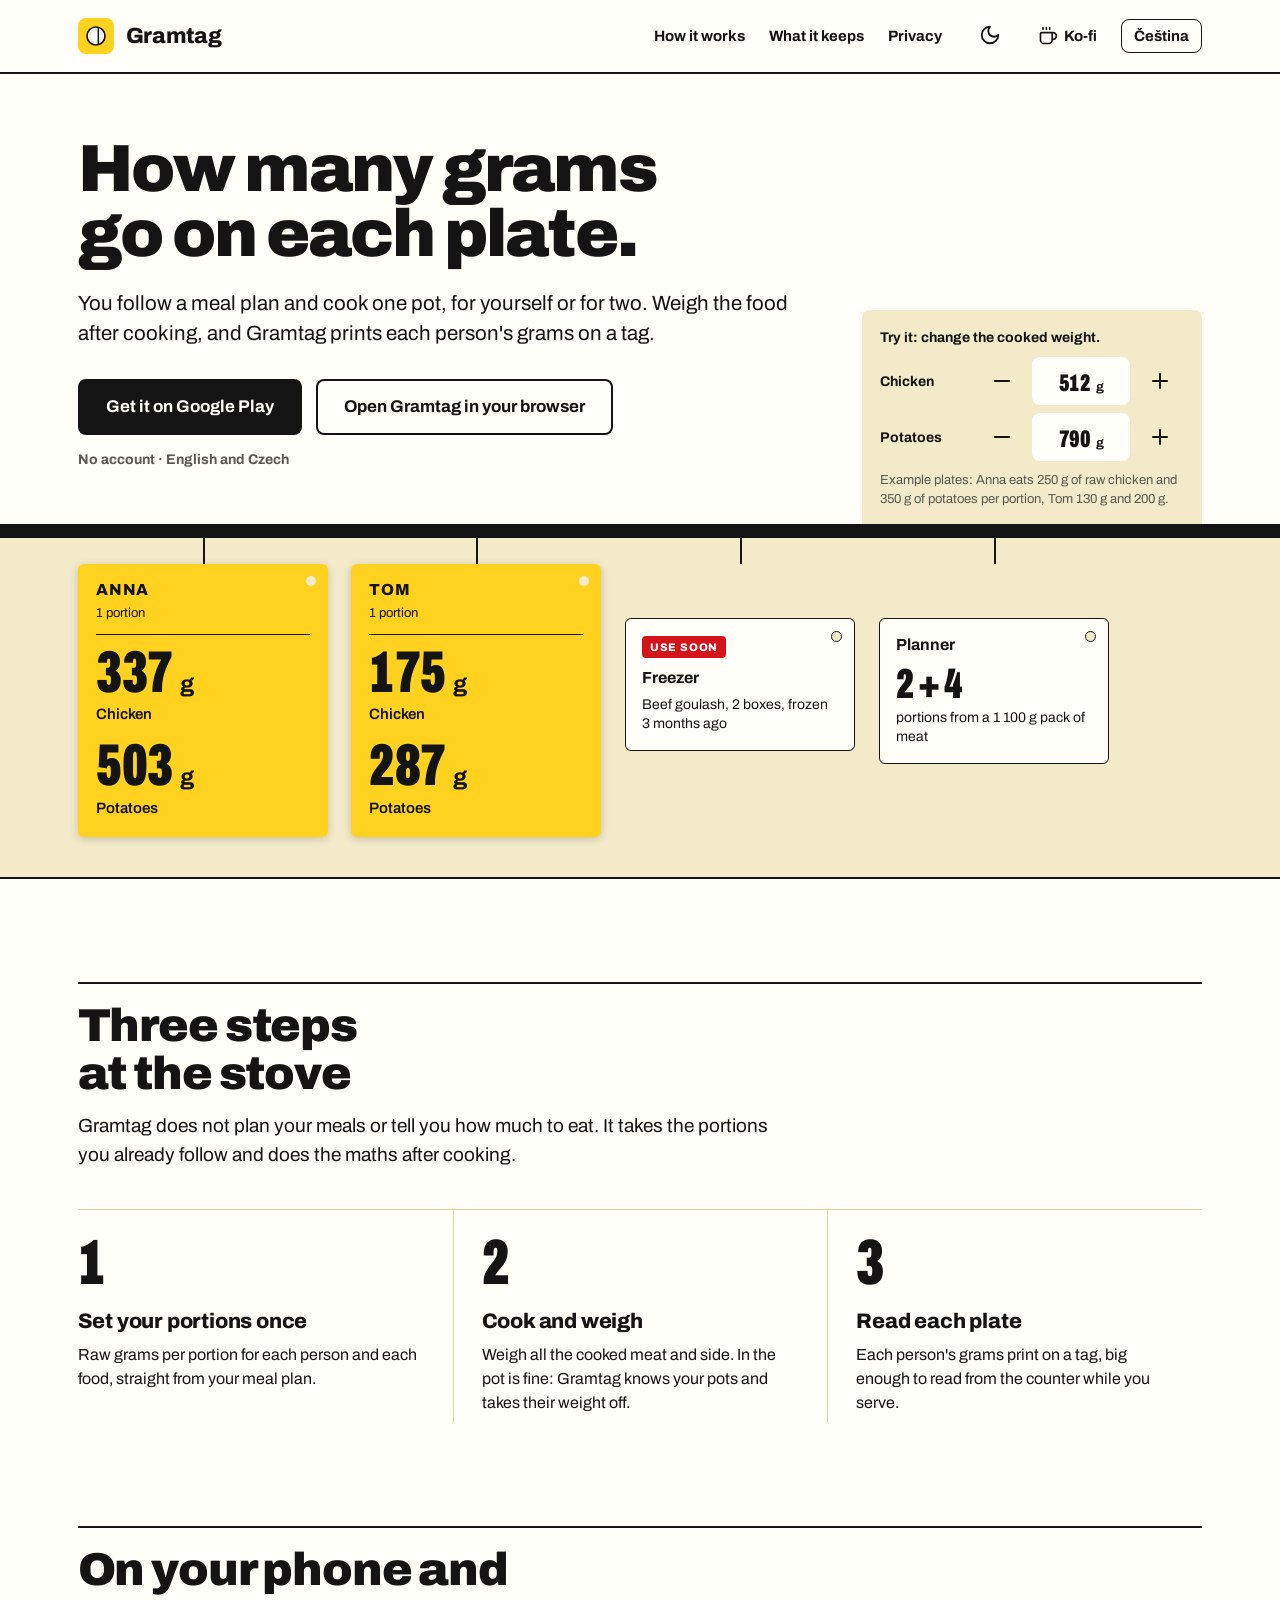
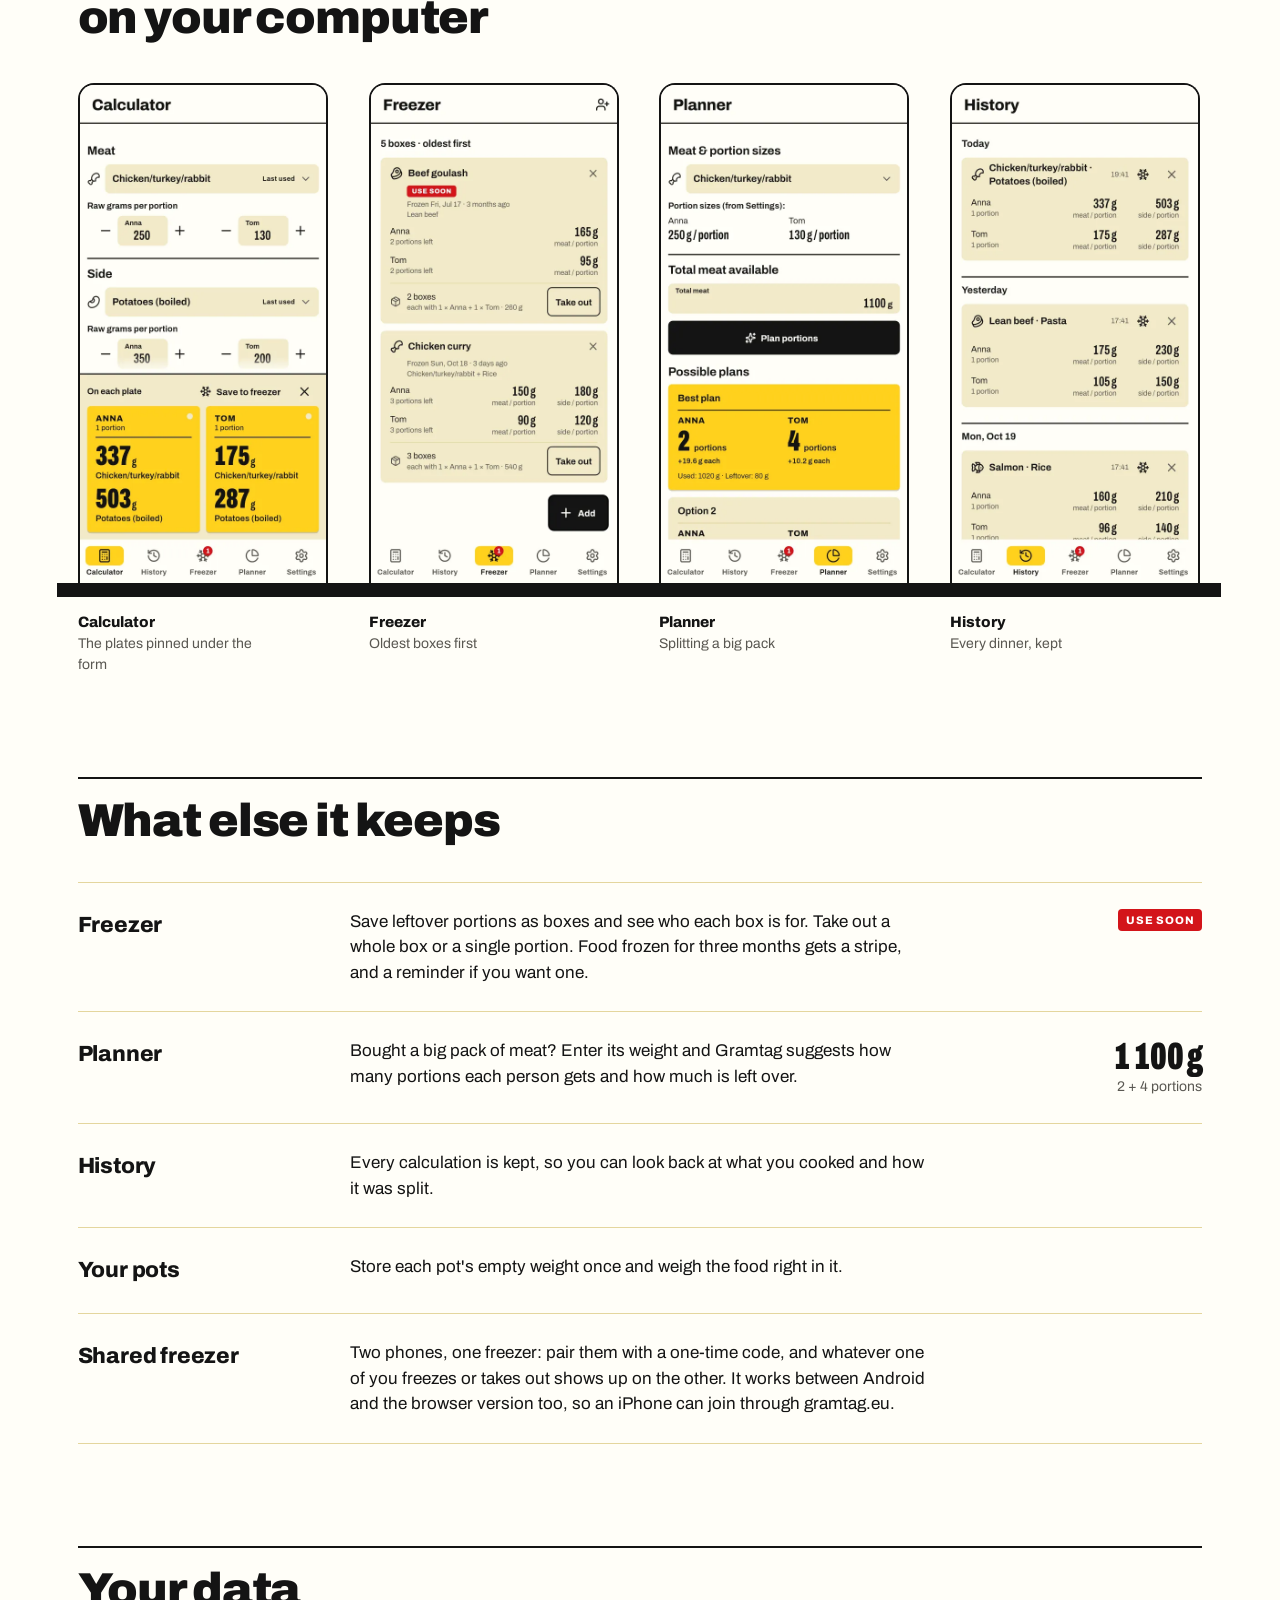
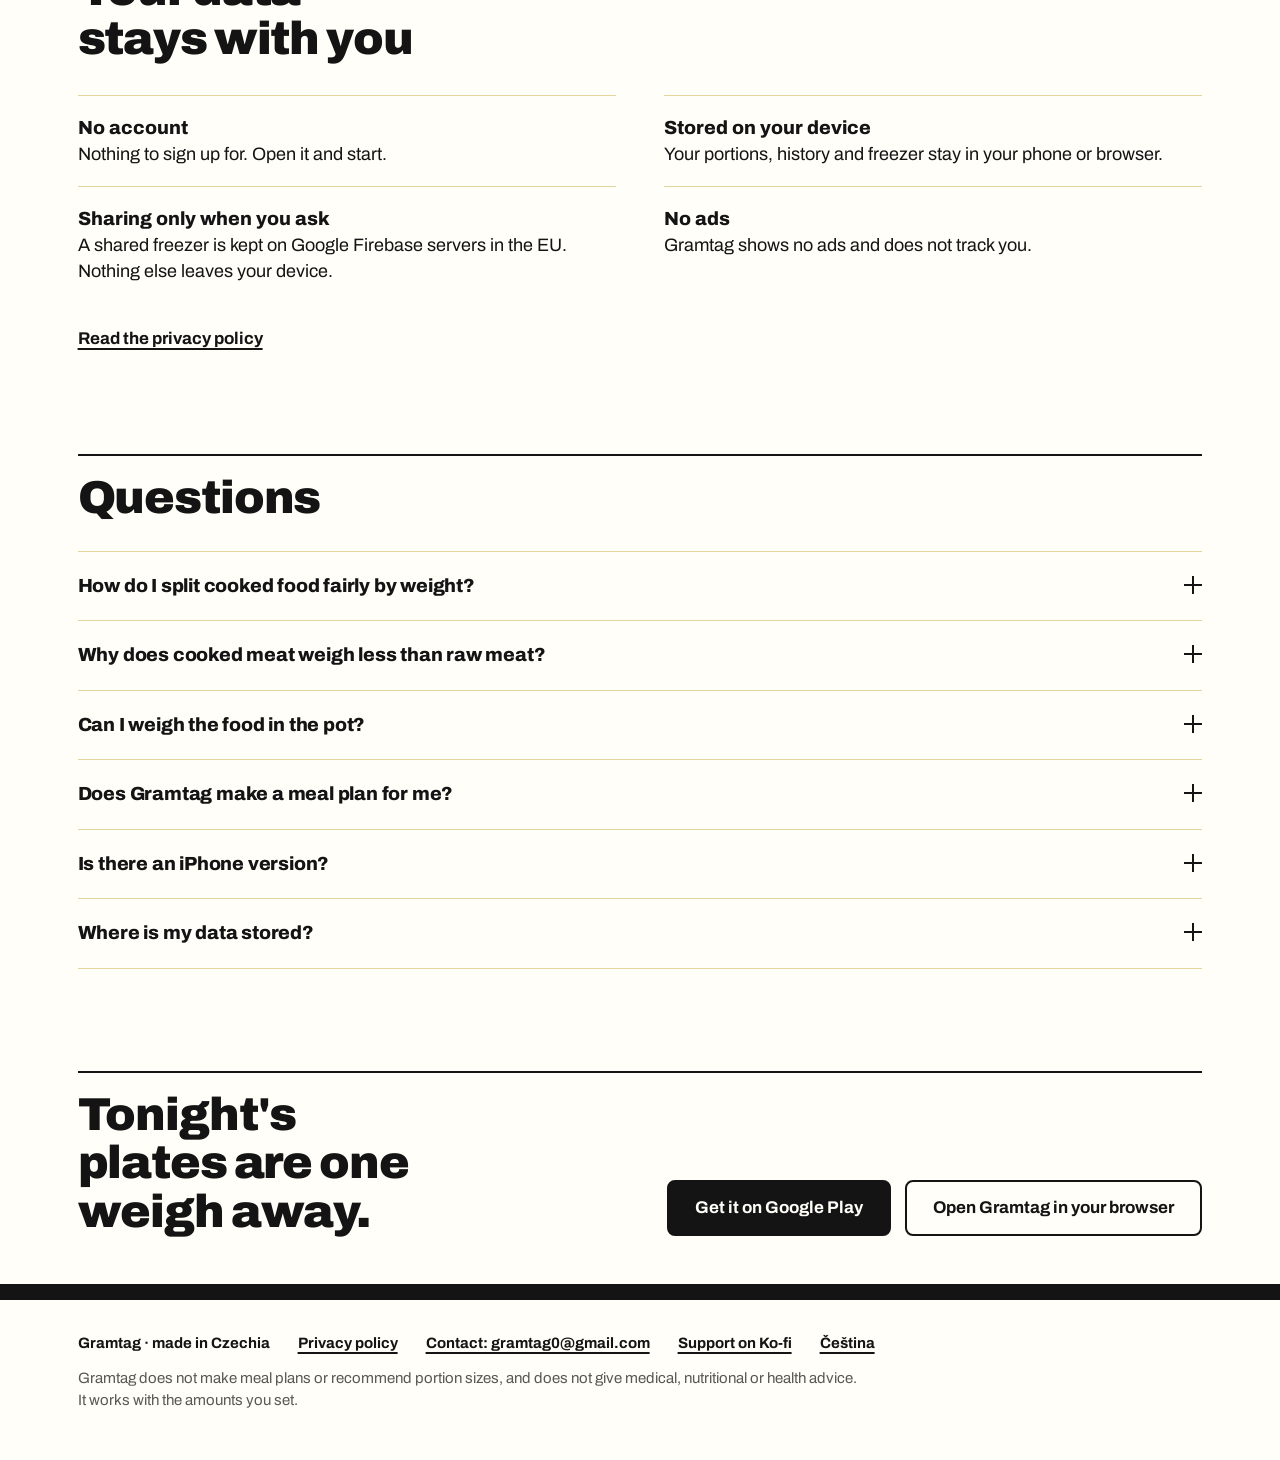
<file: index.html>
<!doctype html>
<html lang="en">
<head>
<meta charset="utf-8">
<meta name="viewport" content="width=device-width, initial-scale=1">
<title>Gramtag – how many grams go on each plate</title>
<meta name="description" content="Weigh the cooked food and Gramtag shows how many grams go on each plate, from the portion sizes you follow. No account, in your browser and on Android.">
<link rel="canonical" href="https://gramtag.eu/">
<link rel="alternate" hreflang="en" href="https://gramtag.eu/">
<link rel="alternate" hreflang="cs" href="https://gramtag.eu/cs/">
<link rel="alternate" hreflang="x-default" href="https://gramtag.eu/">
<meta property="og:type" content="website">
<meta property="og:site_name" content="Gramtag">
<meta property="og:title" content="Gramtag – how many grams go on each plate">
<meta property="og:description" content="Weigh the cooked food and Gramtag shows how many grams go on each plate, from the portion sizes you follow. No account, in your browser and on Android.">
<meta property="og:url" content="https://gramtag.eu/">
<meta property="og:image" content="https://gramtag.eu/img/og-en.png">
<meta property="og:image:width" content="1024">
<meta property="og:image:height" content="500">
<meta property="og:locale" content="en_GB">
<meta name="twitter:card" content="summary_large_image">
<meta name="theme-color" content="#FFFEF8" media="(prefers-color-scheme: light)">
<meta name="theme-color" content="#191812" media="(prefers-color-scheme: dark)">
<link rel="icon" type="image/png" href="/favicon.png">
<link rel="apple-touch-icon" href="/img/apple-touch-icon.png">
<meta name="apple-mobile-web-app-title" content="Gramtag">
<link rel="manifest" href="/app/manifest.json">
<link rel="preload" href="/fonts/archivo-black.woff2" as="font" type="font/woff2" crossorigin>
<link rel="preload" href="/fonts/archivo-condensedblack.woff2" as="font" type="font/woff2" crossorigin>
<link rel="stylesheet" href="/site.css?v=29e31c1954">
<script type="application/ld+json">[{"@context": "https://schema.org", "@type": "SoftwareApplication", "name": "Gramtag", "url": "https://gramtag.eu/", "description": "Weigh the cooked food and Gramtag shows how many grams go on each plate, from the portion sizes you follow. No account, in your browser and on Android.", "applicationCategory": "LifestyleApplication", "operatingSystem": "Android, Web", "downloadUrl": "https://play.google.com/store/apps/details?id=com.portionix.app", "inLanguage": ["en", "cs"], "image": "https://gramtag.eu/img/og-en.png"}, {"@context": "https://schema.org", "@type": "FAQPage", "inLanguage": "en", "mainEntity": [{"@type": "Question", "name": "How do I split cooked food fairly by weight?", "acceptedAnswer": {"@type": "Answer", "text": "Set each person's raw portion once. After cooking, weigh the whole pot: Gramtag divides the cooked weight in the same proportion as the raw portions, so each plate gets exactly its share."}}, {"@type": "Question", "name": "Why does cooked meat weigh less than raw meat?", "acceptedAnswer": {"@type": "Answer", "text": "Meat loses water as it cooks, often around a quarter of its weight, while rice and pasta take water in. That is why raw portions from a meal plan cannot be weighed straight after cooking; Gramtag converts them for you."}}, {"@type": "Question", "name": "Can I weigh the food in the pot?", "acceptedAnswer": {"@type": "Answer", "text": "Yes. Store each pot's empty weight once, switch on “Weighed in a pan”, and Gramtag takes the pot's weight off."}}, {"@type": "Question", "name": "Does Gramtag make a meal plan for me?", "acceptedAnswer": {"@type": "Answer", "text": "No. It works with the portions you already follow, from your own plan or a nutritionist. It does not recommend amounts or give health advice."}}, {"@type": "Question", "name": "Is there an iPhone version?", "acceptedAnswer": {"@type": "Answer", "text": "Gramtag runs in the browser at gramtag.eu/app, on an iPhone too; add it to the home screen to open it like an app. An iPhone app is being prepared. On Android, get Gramtag from Google Play."}}, {"@type": "Question", "name": "Where is my data stored?", "acceptedAnswer": {"@type": "Answer", "text": "On your device. Nothing is sent anywhere unless you choose to share your freezer with another phone."}}]}]</script>
<script>
  // The visitor's own light/dark choice, if they made one (else the device's).
  try { const theme = localStorage.getItem("theme"); if (theme) document.documentElement.dataset.theme = theme; } catch (e) {}
  // Opened from a home-screen icon: go straight to the app.
  if (matchMedia("(display-mode: standalone)").matches || navigator.standalone) location.replace("/app/");
</script>
</head>
<body>
<header class="top">
  <div class="wrap">
    <a class="brand" href="/"><svg viewBox="0 0 108 108" aria-hidden="true"><rect width="108" height="108" fill="#FFD21F"/><circle cx="54" cy="54" r="27" fill="#FFFFFF" stroke="#141414" stroke-width="5"/><circle cx="54" cy="54" r="18.5" fill="none" stroke="#B9B7B0" stroke-width="1.6"/><line x1="61" y1="29.5" x2="61" y2="78.5" stroke="#141414" stroke-width="4.5"/></svg>Gramtag</a>
    <nav aria-label="Page">
      <ul class="links">
        <li><a href="#how">How it works</a></li>
        <li><a href="#keeps">What it keeps</a></li>
        <li><a href="#privacy">Privacy</a></li>
        <li class="keep"><button type="button" class="theme" data-to-dark="Switch to dark" data-to-light="Switch to light" aria-label="Switch to dark"><span class="moon"><svg viewBox="0 0 24 24" aria-hidden="true" fill="none" stroke="currentColor" stroke-width="2" stroke-linecap="round" stroke-linejoin="round"><path d="M12 3a6 6 0 0 0 9 9 9 9 0 1 1-9-9Z"/></svg></span><span class="sun"><svg viewBox="0 0 24 24" aria-hidden="true" fill="none" stroke="currentColor" stroke-width="2" stroke-linecap="round" stroke-linejoin="round"><circle cx="12" cy="12" r="4"/><path d="M12 2v2"/><path d="M12 20v2"/><path d="m4.93 4.93 1.41 1.41"/><path d="m17.66 17.66 1.41 1.41"/><path d="M2 12h2"/><path d="M20 12h2"/><path d="m6.34 17.66-1.41 1.41"/><path d="m19.07 4.93-1.41 1.41"/></svg></span></button></li>
        <li class="keep"><a class="kofi" href="https://ko-fi.com/thoroughrib" rel="noopener" aria-label="Support on Ko-fi"><svg width="20" height="20" viewBox="0 0 24 24" aria-hidden="true" fill="none" stroke="currentColor" stroke-width="2" stroke-linecap="round" stroke-linejoin="round"><path d="M10 2v2"/><path d="M14 2v2"/><path d="M16 8a1 1 0 0 1 1 1v8a4 4 0 0 1-4 4H7a4 4 0 0 1-4-4V9a1 1 0 0 1 1-1h14a4 4 0 1 1 0 8h-1"/><path d="M6 2v2"/></svg><span>Ko-fi</span></a></li>
        <li class="keep"><a class="lang" href="/cs/" hreflang="cs" lang="cs" aria-label="Čeština"><span class="long">Čeština</span><span class="short" aria-hidden="true">CS</span></a></li>
      </ul>
    </nav>
  </div>
</header>

<main>
  <div class="hero">
    <div class="wrap">
      <div class="hero-copy">
        <h1>How many grams go on each plate.</h1>
        <p class="sub">You follow a meal plan and cook one pot, for yourself or for two. Weigh the food after cooking, and Gramtag prints each person&#x27;s grams on a tag.</p>
        <div class="ctas">
        <a class="btn btn-ink" href="https://play.google.com/store/apps/details?id=com.portionix.app">Get it on Google Play</a>
        <a class="btn btn-out" href="/app/">Open Gramtag in your browser</a>
      </div>
        <p class="small-print">No account · English and Czech</p>
      </div>
    </div>
    <div class="shelf">
      <div class="rail"></div>
      <div class="lip"><div class="wrap">
      <div class="hanging"><div class="tag plate">
        <div class="who">Anna</div>
        <div class="portions">1 portion</div>
        <hr>
        <span class="grams num" data-plate="p1-meat">337<span class="unit"> g</span></span>
        <div class="food">Chicken</div>
        <span class="grams num" data-plate="p1-side">503<span class="unit"> g</span></span>
        <div class="food">Potatoes</div>
      </div></div>
      <div class="hanging"><div class="tag plate">
        <div class="who">Tom</div>
        <div class="portions">1 portion</div>
        <hr>
        <span class="grams num" data-plate="p2-meat">175<span class="unit"> g</span></span>
        <div class="food">Chicken</div>
        <span class="grams num" data-plate="p2-side">287<span class="unit"> g</span></span>
        <div class="food">Potatoes</div>
      </div></div>
      <div class="hanging info"><div class="label-tag"><span class="stripe">USE SOON</span><b>Freezer</b><p>Beef goulash, 2 boxes, frozen 3 months ago</p></div></div>
      <div class="hanging info"><div class="label-tag"><b>Planner</b><span class="big num">2 + 4</span><p>portions from a 1 100 g pack of meat</p></div></div>
      <div class="try">
        <p><b>Try it: change the cooked weight.</b></p>
        <div class="stepper" data-key="meat">
          <span class="name">Chicken</span>
          <button type="button" data-step="-10" aria-label="Less: Chicken"><svg viewBox="0 0 24 24" aria-hidden="true" fill="none" stroke="currentColor" stroke-width="2" stroke-linecap="round" stroke-linejoin="round"><path d="M5 12h14"/></svg></button>
          <output class="num" aria-live="polite">512<span class="unit"> g</span></output>
          <button type="button" data-step="10" aria-label="More: Chicken"><svg viewBox="0 0 24 24" aria-hidden="true" fill="none" stroke="currentColor" stroke-width="2" stroke-linecap="round" stroke-linejoin="round"><path d="M5 12h14"/><path d="M12 5v14"/></svg></button>
        </div>
        <div class="stepper" data-key="side">
          <span class="name">Potatoes</span>
          <button type="button" data-step="-10" aria-label="Less: Potatoes"><svg viewBox="0 0 24 24" aria-hidden="true" fill="none" stroke="currentColor" stroke-width="2" stroke-linecap="round" stroke-linejoin="round"><path d="M5 12h14"/></svg></button>
          <output class="num" aria-live="polite">790<span class="unit"> g</span></output>
          <button type="button" data-step="10" aria-label="More: Potatoes"><svg viewBox="0 0 24 24" aria-hidden="true" fill="none" stroke="currentColor" stroke-width="2" stroke-linecap="round" stroke-linejoin="round"><path d="M5 12h14"/><path d="M12 5v14"/></svg></button>
        </div>
        <p class="muted">Example plates: Anna eats 250 g of raw chicken and 350 g of potatoes per portion, Tom 130 g and 200 g.</p>
      </div>
      </div></div>
    </div>
  </div>

  <section id="how">
    <div class="wrap"><div class="ruled">
      <h2>Three steps at the stove</h2>
      <p class="lead">Gramtag does not plan your meals or tell you how much to eat. It takes the portions you already follow and does the maths after cooking.</p>
      <ol class="steps">
      <li><span class="n num">1</span><h3>Set your portions once</h3><p>Raw grams per portion for each person and each food, straight from your meal plan.</p></li>
      <li><span class="n num">2</span><h3>Cook and weigh</h3><p>Weigh all the cooked meat and side. In the pot is fine: Gramtag knows your pots and takes their weight off.</p></li>
      <li><span class="n num">3</span><h3>Read each plate</h3><p>Each person&#x27;s grams print on a tag, big enough to read from the counter while you serve.</p></li>
      </ol>
    </div></div>
  </section>

  <section id="screens">
    <div class="wrap"><div class="ruled"><h2>On your phone and on your computer</h2></div></div>
    <div class="goods"><ul>
      <li><div class="stand"><img src="/img/en-01-calculator.webp" width="540" height="1080" loading="lazy" alt="Gramtag screenshot: Calculator"></div>
        <p class="shelf-label">Calculator<span>The plates pinned under the form</span></p></li>
      <li><div class="stand"><img src="/img/en-03-freezer.webp" width="540" height="1080" loading="lazy" alt="Gramtag screenshot: Freezer"></div>
        <p class="shelf-label">Freezer<span>Oldest boxes first</span></p></li>
      <li><div class="stand"><img src="/img/en-05-planner.webp" width="540" height="1080" loading="lazy" alt="Gramtag screenshot: Planner"></div>
        <p class="shelf-label">Planner<span>Splitting a big pack</span></p></li>
      <li><div class="stand"><img src="/img/en-04-history.webp" width="540" height="1080" loading="lazy" alt="Gramtag screenshot: History"></div>
        <p class="shelf-label">History<span>Every dinner, kept</span></p></li>
    </ul></div>
  </section>

  <section id="keeps">
    <div class="wrap"><div class="ruled">
      <h2>What else it keeps</h2>
      <ul class="keeps">
      <li><h3>Freezer</h3><p>Save leftover portions as boxes and see who each box is for. Take out a whole box or a single portion. Food frozen for three months gets a stripe, and a reminder if you want one.</p><div class="fact"><span class="stripe">USE SOON</span></div></li>
      <li><h3>Planner</h3><p>Bought a big pack of meat? Enter its weight and Gramtag suggests how many portions each person gets and how much is left over.</p><div class="fact"><span class="num">1 100 g</span>2 + 4 portions</div></li>
      <li><h3>History</h3><p>Every calculation is kept, so you can look back at what you cooked and how it was split.</p></li>
      <li><h3>Your pots</h3><p>Store each pot&#x27;s empty weight once and weigh the food right in it.</p></li>
      <li><h3>Shared freezer</h3><p>Two phones, one freezer: pair them with a one-time code, and whatever one of you freezes or takes out shows up on the other. It works between Android and the browser version too, so an iPhone can join through gramtag.eu.</p></li>
      </ul>
    </div></div>
  </section>

  <section id="privacy">
    <div class="wrap"><div class="ruled">
      <h2>Your data stays with you</h2>
      <ul class="promises">
      <li><b>No account</b>Nothing to sign up for. Open it and start.</li>
      <li><b>Stored on your device</b>Your portions, history and freezer stay in your phone or browser.</li>
      <li><b>Sharing only when you ask</b>A shared freezer is kept on Google Firebase servers in the EU. Nothing else leaves your device.</li>
      <li><b>No ads</b>Gramtag shows no ads and does not track you.</li>
      </ul>
      <a class="privacy-link" href="/privacy/">Read the privacy policy</a>
    </div></div>
  </section>

  <section id="faq">
    <div class="wrap"><div class="ruled">
      <h2>Questions</h2>
      <div class="faq">
        <details><summary>How do I split cooked food fairly by weight?</summary><p>Set each person&#x27;s raw portion once. After cooking, weigh the whole pot: Gramtag divides the cooked weight in the same proportion as the raw portions, so each plate gets exactly its share.</p></details>
        <details><summary>Why does cooked meat weigh less than raw meat?</summary><p>Meat loses water as it cooks, often around a quarter of its weight, while rice and pasta take water in. That is why raw portions from a meal plan cannot be weighed straight after cooking; Gramtag converts them for you.</p></details>
        <details><summary>Can I weigh the food in the pot?</summary><p>Yes. Store each pot&#x27;s empty weight once, switch on “Weighed in a pan”, and Gramtag takes the pot&#x27;s weight off.</p></details>
        <details><summary>Does Gramtag make a meal plan for me?</summary><p>No. It works with the portions you already follow, from your own plan or a nutritionist. It does not recommend amounts or give health advice.</p></details>
        <details><summary>Is there an iPhone version?</summary><p>Gramtag runs in the browser at gramtag.eu/app, on an iPhone too; add it to the home screen to open it like an app. An iPhone app is being prepared. On Android, get Gramtag from Google Play.</p></details>
        <details><summary>Where is my data stored?</summary><p>On your device. Nothing is sent anywhere unless you choose to share your freezer with another phone.</p></details>
      </div>
    </div></div>
  </section>

  <section class="close">
    <div class="wrap"><div class="ruled">
      <h2>Tonight&#x27;s plates are one weigh away.</h2>
      <div class="ctas">
        <a class="btn btn-ink" href="https://play.google.com/store/apps/details?id=com.portionix.app">Get it on Google Play</a>
        <a class="btn btn-out" href="/app/">Open Gramtag in your browser</a>
      </div>
    </div></div>
    <div class="shelf"><div class="rail"></div><div class="lip"></div></div>
  </section>
</main>

<footer>
  <div class="wrap">
    <ul>
      <li>Gramtag · made in Czechia</li>
      <li><a href="/privacy/">Privacy policy</a></li>
      <li><a href="mailto:gramtag0@gmail.com">Contact: gramtag0@gmail.com</a></li>
      <li><a href="https://ko-fi.com/thoroughrib" rel="noopener">Support on Ko-fi</a></li>
      <li><a href="/cs/" hreflang="cs" lang="cs">Čeština</a></li>
    </ul>
    <p>Gramtag does not make meal plans or recommend portion sizes, and does not give medical, nutritional or health advice. It works with the amounts you set.</p>
  </div>
</footer>

<script>
  // Light/dark switch: shows the mode it switches to.
  (function () {
    const button = document.querySelector(".theme");
    const dark = () => (document.documentElement.dataset.theme || (matchMedia("(prefers-color-scheme: dark)").matches ? "dark" : "light")) === "dark";
    const label = () => button.setAttribute("aria-label", dark() ? button.dataset.toLight : button.dataset.toDark);
    label();
    button.addEventListener("click", () => {
      const theme = dark() ? "light" : "dark";
      document.documentElement.dataset.theme = theme;
      try { localStorage.setItem("theme", theme); } catch (e) {}
      label();
    });
  })();
  // The example plates: each person's share of the cooked pot follows their
  // share of the raw portions, as in the app.
  (function () {
    const raw = { meat: [250, 130], side: [350, 200] };
    const cooked = { meat: 512, side: 790 };
    const unit = '<span class="unit">\u00a0g</span>';
    const show = (el, value) => {
      if (el.dataset.value === String(value)) return;
      el.dataset.value = value;
      el.innerHTML = value + unit;
      el.classList.remove("reprint"); void el.offsetWidth; el.classList.add("reprint");
    };
    const render = () => {
      for (const part of ["meat", "side"]) {
        const [a, b] = raw[part];
        show(document.querySelector(`[data-plate="p1-${part}"]`), Math.round(cooked[part] * a / (a + b)));
        show(document.querySelector(`[data-plate="p2-${part}"]`), Math.round(cooked[part] * b / (a + b)));
        show(document.querySelector(`.stepper[data-key="${part}"] output`), cooked[part]);
      }
    };
    document.querySelectorAll(".stepper").forEach((s) => s.addEventListener("click", (ev) => {
      const step = Number(ev.target.closest("button")?.dataset.step || 0);
      if (!step) return;
      const part = s.dataset.key;
      cooked[part] = Math.max(0, Math.min(5000, cooked[part] + step));
      render();
    }));
  })();
</script>
</body>
</html>
</file>
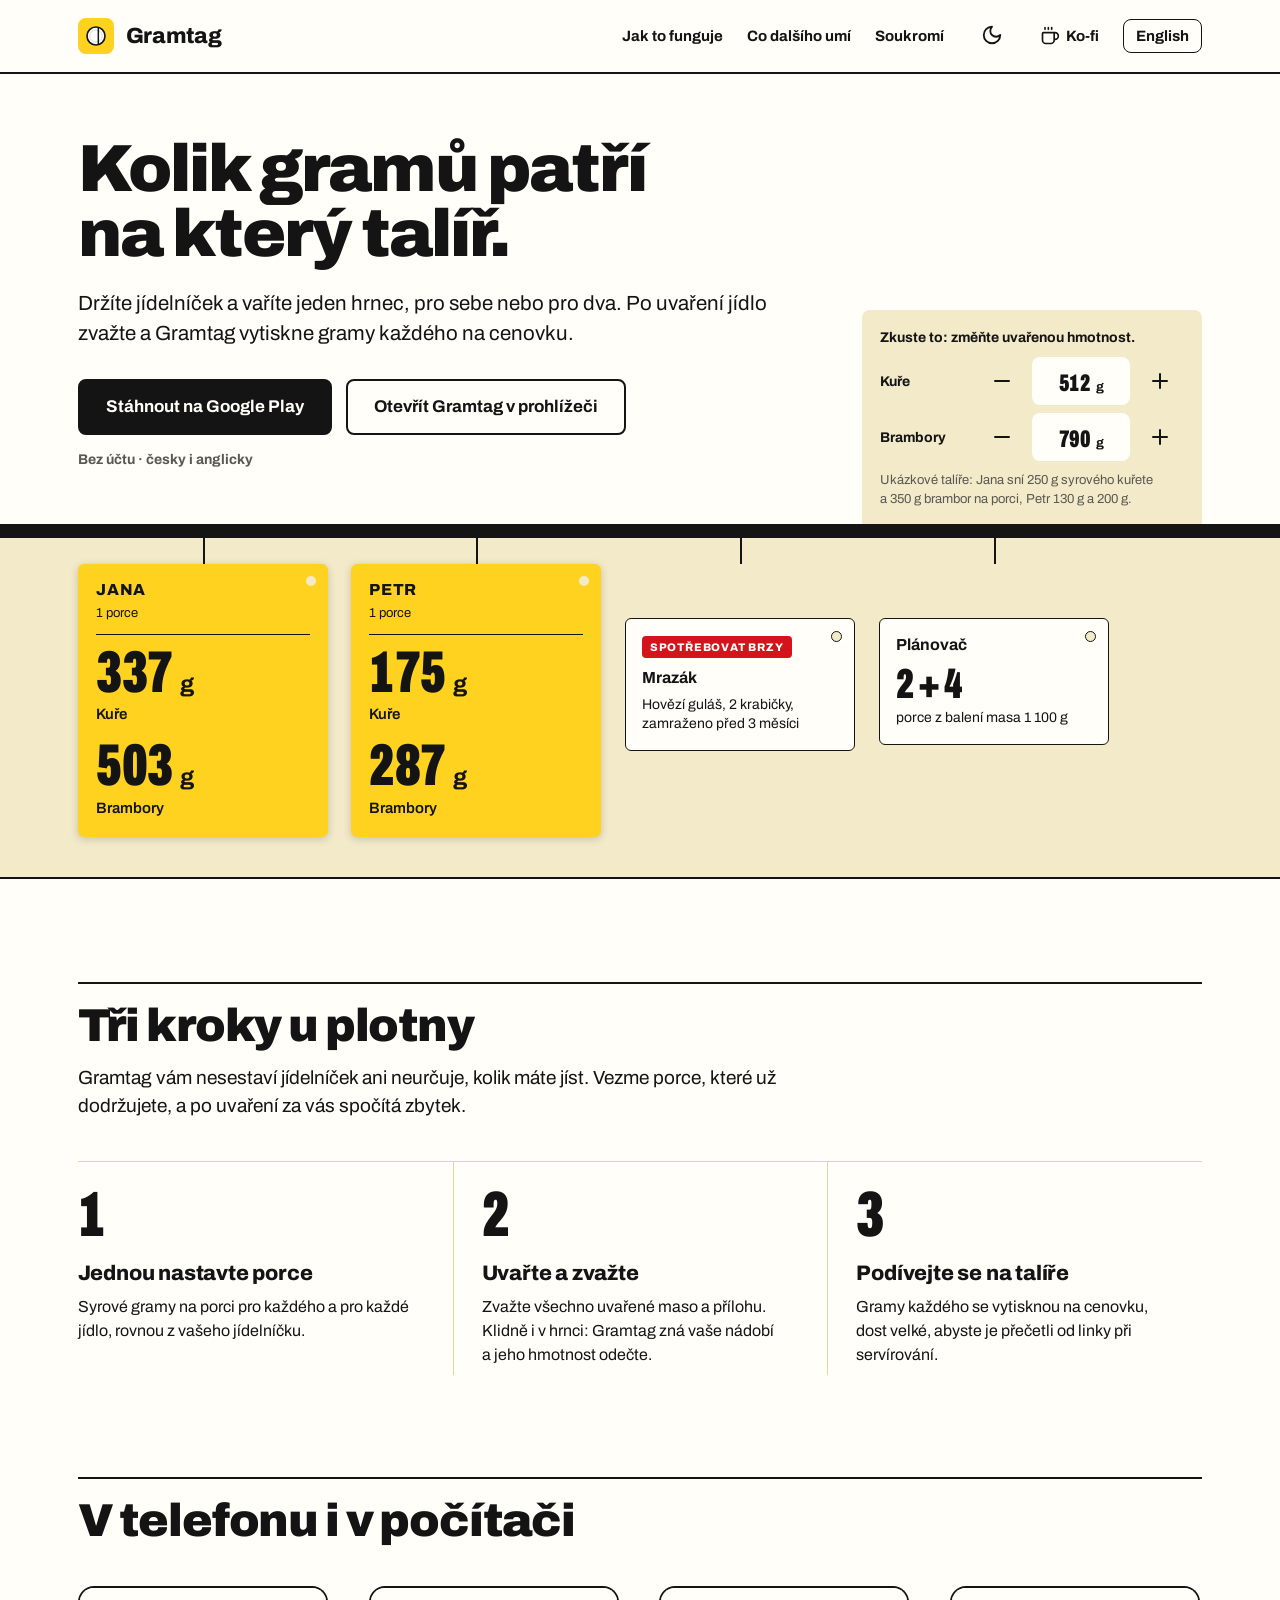
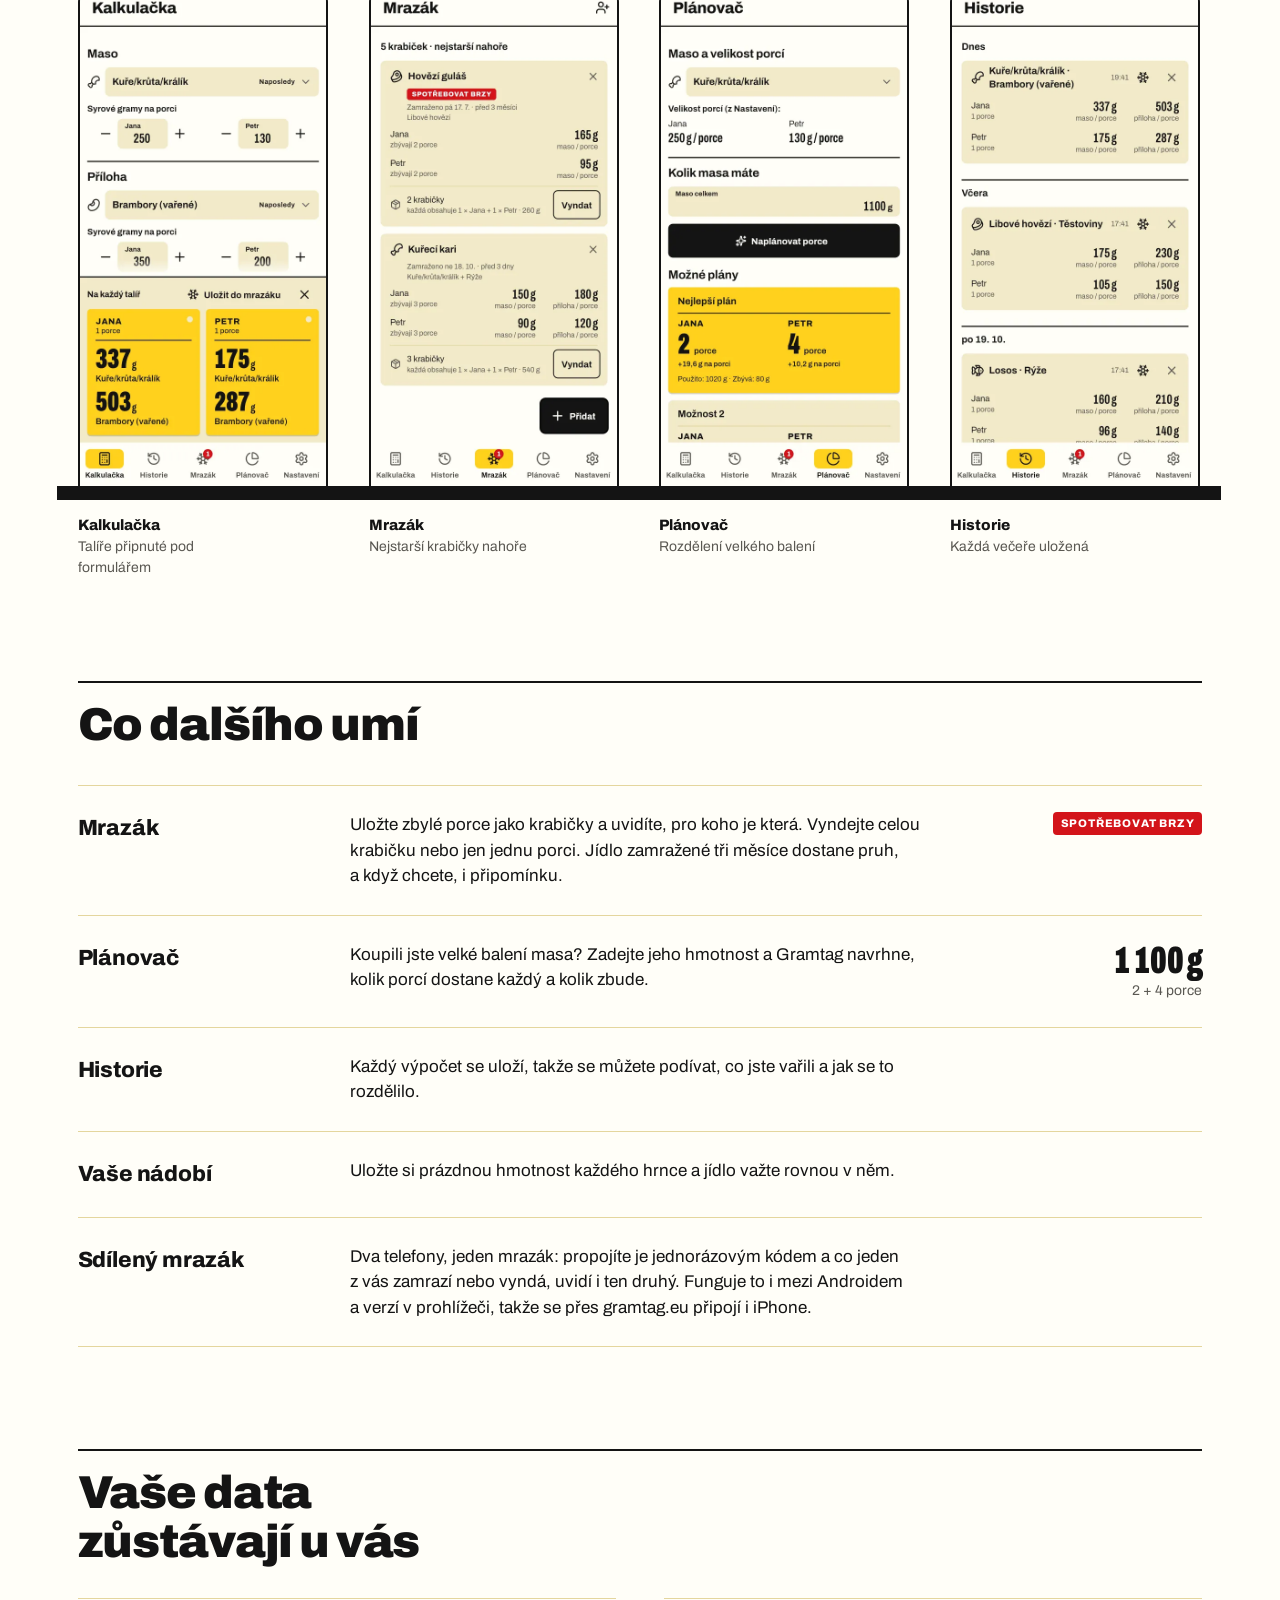
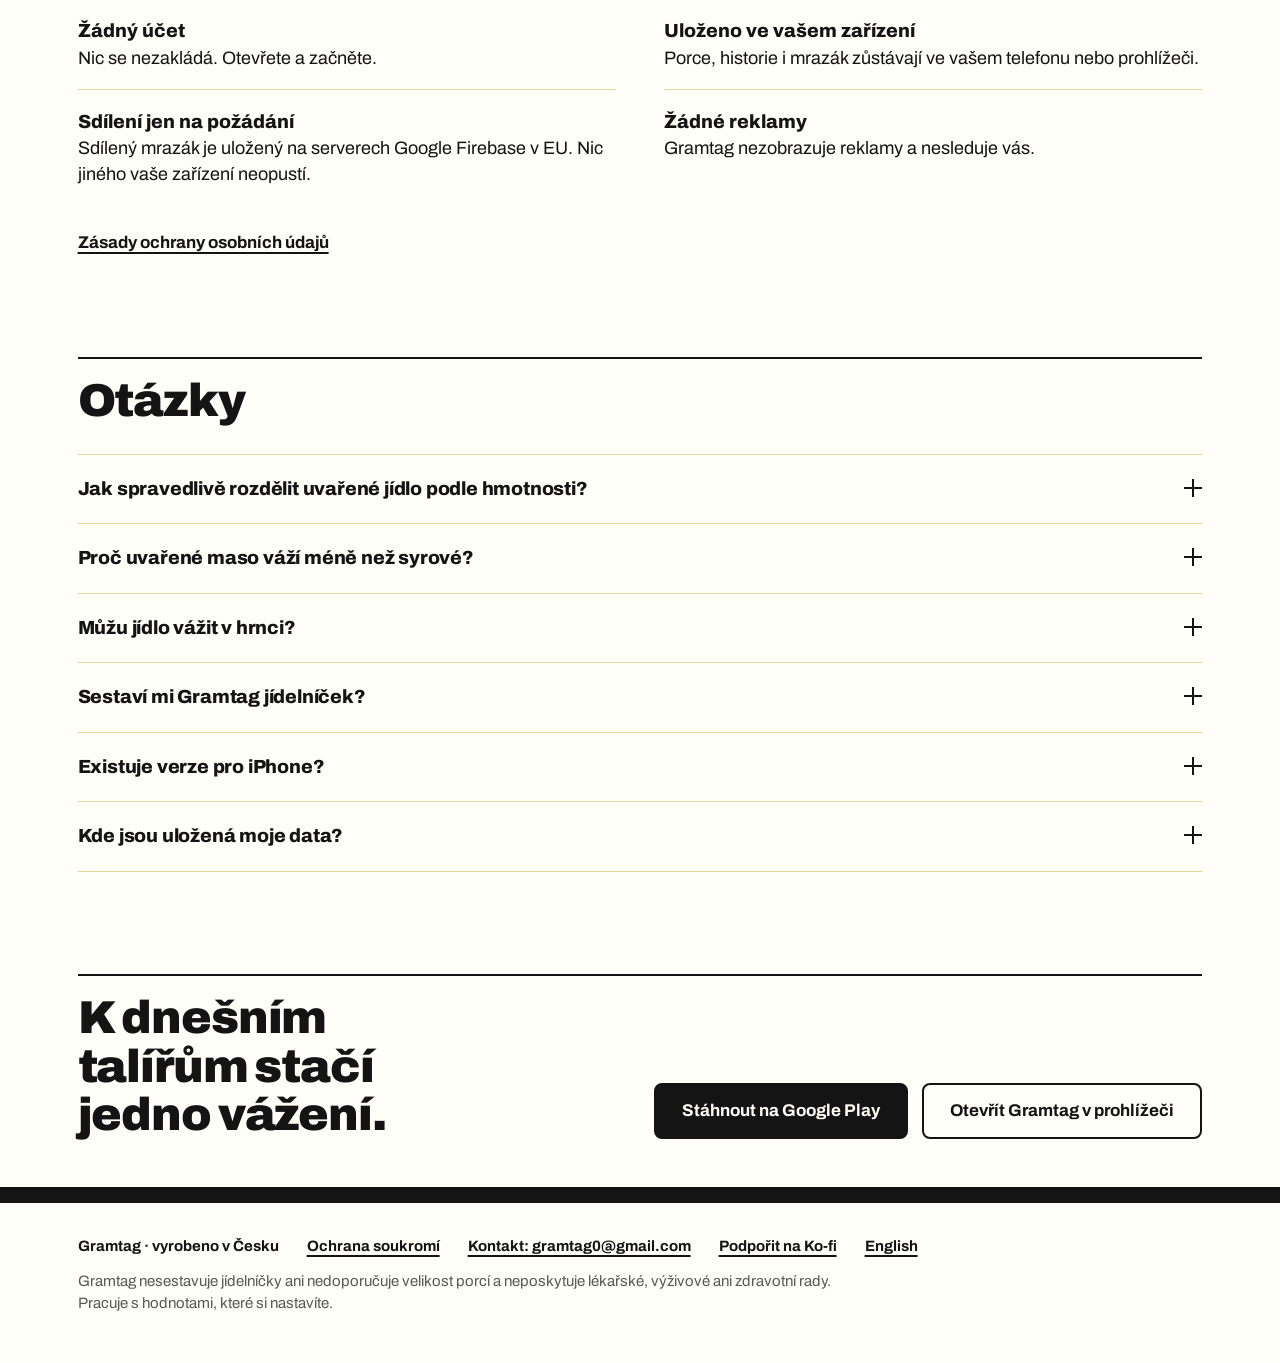
<file: cs/index.html>
<!doctype html>
<html lang="cs">
<head>
<meta charset="utf-8">
<meta name="viewport" content="width=device-width, initial-scale=1">
<title>Gramtag – kolik gramů patří na který talíř</title>
<meta name="description" content="Zvažte uvařené jídlo a Gramtag ukáže, kolik gramů patří na který talíř, podle porcí, které dodržujete. Bez účtu, v prohlížeči i na Androidu.">
<link rel="canonical" href="https://gramtag.eu/cs/">
<link rel="alternate" hreflang="en" href="https://gramtag.eu/">
<link rel="alternate" hreflang="cs" href="https://gramtag.eu/cs/">
<link rel="alternate" hreflang="x-default" href="https://gramtag.eu/">
<meta property="og:type" content="website">
<meta property="og:site_name" content="Gramtag">
<meta property="og:title" content="Gramtag – kolik gramů patří na který talíř">
<meta property="og:description" content="Zvažte uvařené jídlo a Gramtag ukáže, kolik gramů patří na který talíř, podle porcí, které dodržujete. Bez účtu, v prohlížeči i na Androidu.">
<meta property="og:url" content="https://gramtag.eu/cs/">
<meta property="og:image" content="https://gramtag.eu/img/og-cs.png">
<meta property="og:image:width" content="1024">
<meta property="og:image:height" content="500">
<meta property="og:locale" content="cs_CZ">
<meta name="twitter:card" content="summary_large_image">
<meta name="theme-color" content="#FFFEF8" media="(prefers-color-scheme: light)">
<meta name="theme-color" content="#191812" media="(prefers-color-scheme: dark)">
<link rel="icon" type="image/png" href="/favicon.png">
<link rel="apple-touch-icon" href="/img/apple-touch-icon.png">
<meta name="apple-mobile-web-app-title" content="Gramtag">
<link rel="manifest" href="/app/manifest.json">
<link rel="preload" href="/fonts/archivo-black.woff2" as="font" type="font/woff2" crossorigin>
<link rel="preload" href="/fonts/archivo-condensedblack.woff2" as="font" type="font/woff2" crossorigin>
<link rel="stylesheet" href="/site.css?v=29e31c1954">
<script type="application/ld+json">[{"@context": "https://schema.org", "@type": "SoftwareApplication", "name": "Gramtag", "url": "https://gramtag.eu/cs/", "description": "Zvažte uvařené jídlo a Gramtag ukáže, kolik gramů patří na který talíř, podle porcí, které dodržujete. Bez účtu, v prohlížeči i na Androidu.", "applicationCategory": "LifestyleApplication", "operatingSystem": "Android, Web", "downloadUrl": "https://play.google.com/store/apps/details?id=com.portionix.app", "inLanguage": ["en", "cs"], "image": "https://gramtag.eu/img/og-cs.png"}, {"@context": "https://schema.org", "@type": "FAQPage", "inLanguage": "cs", "mainEntity": [{"@type": "Question", "name": "Jak spravedlivě rozdělit uvařené jídlo podle hmotnosti?", "acceptedAnswer": {"@type": "Answer", "text": "Jednou nastavte syrovou porci pro každého. Po uvaření zvažte celý hrnec: Gramtag rozdělí uvařenou hmotnost ve stejném poměru jako syrové porce, takže na každý talíř přijde přesně jeho díl."}}, {"@type": "Question", "name": "Proč uvařené maso váží méně než syrové?", "acceptedAnswer": {"@type": "Answer", "text": "Maso při vaření ztrácí vodu, často kolem čtvrtiny hmotnosti, zatímco rýže a těstoviny vodu nasají. Proto nejde syrové porce z jídelníčku vážit hned po uvaření; Gramtag je přepočítá za vás."}}, {"@type": "Question", "name": "Můžu jídlo vážit v hrnci?", "acceptedAnswer": {"@type": "Answer", "text": "Ano. Uložte si jednou prázdnou hmotnost každého hrnce, zapněte „Váženo v nádobě“ a Gramtag hmotnost hrnce odečte."}}, {"@type": "Question", "name": "Sestaví mi Gramtag jídelníček?", "acceptedAnswer": {"@type": "Answer", "text": "Ne. Pracuje s porcemi, které už dodržujete, z vlastního plánu nebo od nutričního terapeuta. Nedoporučuje množství ani neposkytuje zdravotní rady."}}, {"@type": "Question", "name": "Existuje verze pro iPhone?", "acceptedAnswer": {"@type": "Answer", "text": "Gramtag běží v prohlížeči na gramtag.eu/app, i na iPhonu; přidejte si ho na plochu a otevřete jako aplikaci. Aplikace pro iPhone se připravuje. Na Androidu si Gramtag stáhněte z Google Play."}}, {"@type": "Question", "name": "Kde jsou uložená moje data?", "acceptedAnswer": {"@type": "Answer", "text": "Ve vašem zařízení. Nic se nikam neposílá, dokud se nerozhodnete sdílet mrazák s dalším telefonem."}}]}]</script>
<script>
  // The visitor's own light/dark choice, if they made one (else the device's).
  try { const theme = localStorage.getItem("theme"); if (theme) document.documentElement.dataset.theme = theme; } catch (e) {}
  // Opened from a home-screen icon: go straight to the app.
  if (matchMedia("(display-mode: standalone)").matches || navigator.standalone) location.replace("/app/");
</script>
</head>
<body>
<header class="top">
  <div class="wrap">
    <a class="brand" href="/cs/"><svg viewBox="0 0 108 108" aria-hidden="true"><rect width="108" height="108" fill="#FFD21F"/><circle cx="54" cy="54" r="27" fill="#FFFFFF" stroke="#141414" stroke-width="5"/><circle cx="54" cy="54" r="18.5" fill="none" stroke="#B9B7B0" stroke-width="1.6"/><line x1="61" y1="29.5" x2="61" y2="78.5" stroke="#141414" stroke-width="4.5"/></svg>Gramtag</a>
    <nav aria-label="Stránka">
      <ul class="links">
        <li><a href="#how">Jak to funguje</a></li>
        <li><a href="#keeps">Co dalšího umí</a></li>
        <li><a href="#privacy">Soukromí</a></li>
        <li class="keep"><button type="button" class="theme" data-to-dark="Přepnout na tmavý vzhled" data-to-light="Přepnout na světlý vzhled" aria-label="Přepnout na tmavý vzhled"><span class="moon"><svg viewBox="0 0 24 24" aria-hidden="true" fill="none" stroke="currentColor" stroke-width="2" stroke-linecap="round" stroke-linejoin="round"><path d="M12 3a6 6 0 0 0 9 9 9 9 0 1 1-9-9Z"/></svg></span><span class="sun"><svg viewBox="0 0 24 24" aria-hidden="true" fill="none" stroke="currentColor" stroke-width="2" stroke-linecap="round" stroke-linejoin="round"><circle cx="12" cy="12" r="4"/><path d="M12 2v2"/><path d="M12 20v2"/><path d="m4.93 4.93 1.41 1.41"/><path d="m17.66 17.66 1.41 1.41"/><path d="M2 12h2"/><path d="M20 12h2"/><path d="m6.34 17.66-1.41 1.41"/><path d="m19.07 4.93-1.41 1.41"/></svg></span></button></li>
        <li class="keep"><a class="kofi" href="https://ko-fi.com/thoroughrib" rel="noopener" aria-label="Podpořit na Ko-fi"><svg width="20" height="20" viewBox="0 0 24 24" aria-hidden="true" fill="none" stroke="currentColor" stroke-width="2" stroke-linecap="round" stroke-linejoin="round"><path d="M10 2v2"/><path d="M14 2v2"/><path d="M16 8a1 1 0 0 1 1 1v8a4 4 0 0 1-4 4H7a4 4 0 0 1-4-4V9a1 1 0 0 1 1-1h14a4 4 0 1 1 0 8h-1"/><path d="M6 2v2"/></svg><span>Ko-fi</span></a></li>
        <li class="keep"><a class="lang" href="/" hreflang="en" lang="en" aria-label="English"><span class="long">English</span><span class="short" aria-hidden="true">EN</span></a></li>
      </ul>
    </nav>
  </div>
</header>

<main>
  <div class="hero">
    <div class="wrap">
      <div class="hero-copy">
        <h1>Kolik gramů patří na který talíř.</h1>
        <p class="sub">Držíte jídelníček a vaříte jeden hrnec, pro sebe nebo pro dva. Po uvaření jídlo zvažte a Gramtag vytiskne gramy každého na cenovku.</p>
        <div class="ctas">
        <a class="btn btn-ink" href="https://play.google.com/store/apps/details?id=com.portionix.app">Stáhnout na Google Play</a>
        <a class="btn btn-out" href="/app/">Otevřít Gramtag v prohlížeči</a>
      </div>
        <p class="small-print">Bez účtu · česky i anglicky</p>
      </div>
    </div>
    <div class="shelf">
      <div class="rail"></div>
      <div class="lip"><div class="wrap">
      <div class="hanging"><div class="tag plate">
        <div class="who">Jana</div>
        <div class="portions">1 porce</div>
        <hr>
        <span class="grams num" data-plate="p1-meat">337<span class="unit"> g</span></span>
        <div class="food">Kuře</div>
        <span class="grams num" data-plate="p1-side">503<span class="unit"> g</span></span>
        <div class="food">Brambory</div>
      </div></div>
      <div class="hanging"><div class="tag plate">
        <div class="who">Petr</div>
        <div class="portions">1 porce</div>
        <hr>
        <span class="grams num" data-plate="p2-meat">175<span class="unit"> g</span></span>
        <div class="food">Kuře</div>
        <span class="grams num" data-plate="p2-side">287<span class="unit"> g</span></span>
        <div class="food">Brambory</div>
      </div></div>
      <div class="hanging info"><div class="label-tag"><span class="stripe">SPOTŘEBOVAT BRZY</span><b>Mrazák</b><p>Hovězí guláš, 2 krabičky, zamraženo před 3 měsíci</p></div></div>
      <div class="hanging info"><div class="label-tag"><b>Plánovač</b><span class="big num">2 + 4</span><p>porce z balení masa 1 100 g</p></div></div>
      <div class="try">
        <p><b>Zkuste to: změňte uvařenou hmotnost.</b></p>
        <div class="stepper" data-key="meat">
          <span class="name">Kuře</span>
          <button type="button" data-step="-10" aria-label="Méně: Kuře"><svg viewBox="0 0 24 24" aria-hidden="true" fill="none" stroke="currentColor" stroke-width="2" stroke-linecap="round" stroke-linejoin="round"><path d="M5 12h14"/></svg></button>
          <output class="num" aria-live="polite">512<span class="unit"> g</span></output>
          <button type="button" data-step="10" aria-label="Více: Kuře"><svg viewBox="0 0 24 24" aria-hidden="true" fill="none" stroke="currentColor" stroke-width="2" stroke-linecap="round" stroke-linejoin="round"><path d="M5 12h14"/><path d="M12 5v14"/></svg></button>
        </div>
        <div class="stepper" data-key="side">
          <span class="name">Brambory</span>
          <button type="button" data-step="-10" aria-label="Méně: Brambory"><svg viewBox="0 0 24 24" aria-hidden="true" fill="none" stroke="currentColor" stroke-width="2" stroke-linecap="round" stroke-linejoin="round"><path d="M5 12h14"/></svg></button>
          <output class="num" aria-live="polite">790<span class="unit"> g</span></output>
          <button type="button" data-step="10" aria-label="Více: Brambory"><svg viewBox="0 0 24 24" aria-hidden="true" fill="none" stroke="currentColor" stroke-width="2" stroke-linecap="round" stroke-linejoin="round"><path d="M5 12h14"/><path d="M12 5v14"/></svg></button>
        </div>
        <p class="muted">Ukázkové talíře: Jana sní 250 g syrového kuřete a 350 g brambor na porci, Petr 130 g a 200 g.</p>
      </div>
      </div></div>
    </div>
  </div>

  <section id="how">
    <div class="wrap"><div class="ruled">
      <h2>Tři kroky u plotny</h2>
      <p class="lead">Gramtag vám nesestaví jídelníček ani neurčuje, kolik máte jíst. Vezme porce, které už dodržujete, a po uvaření za vás spočítá zbytek.</p>
      <ol class="steps">
      <li><span class="n num">1</span><h3>Jednou nastavte porce</h3><p>Syrové gramy na porci pro každého a pro každé jídlo, rovnou z vašeho jídelníčku.</p></li>
      <li><span class="n num">2</span><h3>Uvařte a zvažte</h3><p>Zvažte všechno uvařené maso a přílohu. Klidně i v hrnci: Gramtag zná vaše nádobí a jeho hmotnost odečte.</p></li>
      <li><span class="n num">3</span><h3>Podívejte se na talíře</h3><p>Gramy každého se vytisknou na cenovku, dost velké, abyste je přečetli od linky při servírování.</p></li>
      </ol>
    </div></div>
  </section>

  <section id="screens">
    <div class="wrap"><div class="ruled"><h2>V telefonu i v počítači</h2></div></div>
    <div class="goods"><ul>
      <li><div class="stand"><img src="/img/cs-01-calculator.webp" width="540" height="1080" loading="lazy" alt="Snímek obrazovky Gramtagu: Kalkulačka"></div>
        <p class="shelf-label">Kalkulačka<span>Talíře připnuté pod formulářem</span></p></li>
      <li><div class="stand"><img src="/img/cs-03-freezer.webp" width="540" height="1080" loading="lazy" alt="Snímek obrazovky Gramtagu: Mrazák"></div>
        <p class="shelf-label">Mrazák<span>Nejstarší krabičky nahoře</span></p></li>
      <li><div class="stand"><img src="/img/cs-05-planner.webp" width="540" height="1080" loading="lazy" alt="Snímek obrazovky Gramtagu: Plánovač"></div>
        <p class="shelf-label">Plánovač<span>Rozdělení velkého balení</span></p></li>
      <li><div class="stand"><img src="/img/cs-04-history.webp" width="540" height="1080" loading="lazy" alt="Snímek obrazovky Gramtagu: Historie"></div>
        <p class="shelf-label">Historie<span>Každá večeře uložená</span></p></li>
    </ul></div>
  </section>

  <section id="keeps">
    <div class="wrap"><div class="ruled">
      <h2>Co dalšího umí</h2>
      <ul class="keeps">
      <li><h3>Mrazák</h3><p>Uložte zbylé porce jako krabičky a uvidíte, pro koho je která. Vyndejte celou krabičku nebo jen jednu porci. Jídlo zamražené tři měsíce dostane pruh, a když chcete, i připomínku.</p><div class="fact"><span class="stripe">SPOTŘEBOVAT BRZY</span></div></li>
      <li><h3>Plánovač</h3><p>Koupili jste velké balení masa? Zadejte jeho hmotnost a Gramtag navrhne, kolik porcí dostane každý a kolik zbude.</p><div class="fact"><span class="num">1 100 g</span>2 + 4 porce</div></li>
      <li><h3>Historie</h3><p>Každý výpočet se uloží, takže se můžete podívat, co jste vařili a jak se to rozdělilo.</p></li>
      <li><h3>Vaše nádobí</h3><p>Uložte si prázdnou hmotnost každého hrnce a jídlo važte rovnou v něm.</p></li>
      <li><h3>Sdílený mrazák</h3><p>Dva telefony, jeden mrazák: propojíte je jednorázovým kódem a co jeden z vás zamrazí nebo vyndá, uvidí i ten druhý. Funguje to i mezi Androidem a verzí v prohlížeči, takže se přes gramtag.eu připojí i iPhone.</p></li>
      </ul>
    </div></div>
  </section>

  <section id="privacy">
    <div class="wrap"><div class="ruled">
      <h2>Vaše data zůstávají u vás</h2>
      <ul class="promises">
      <li><b>Žádný účet</b>Nic se nezakládá. Otevřete a začněte.</li>
      <li><b>Uloženo ve vašem zařízení</b>Porce, historie i mrazák zůstávají ve vašem telefonu nebo prohlížeči.</li>
      <li><b>Sdílení jen na požádání</b>Sdílený mrazák je uložený na serverech Google Firebase v EU. Nic jiného vaše zařízení neopustí.</li>
      <li><b>Žádné reklamy</b>Gramtag nezobrazuje reklamy a nesleduje vás.</li>
      </ul>
      <a class="privacy-link" href="/privacy/">Zásady ochrany osobních údajů</a>
    </div></div>
  </section>

  <section id="faq">
    <div class="wrap"><div class="ruled">
      <h2>Otázky</h2>
      <div class="faq">
        <details><summary>Jak spravedlivě rozdělit uvařené jídlo podle hmotnosti?</summary><p>Jednou nastavte syrovou porci pro každého. Po uvaření zvažte celý hrnec: Gramtag rozdělí uvařenou hmotnost ve stejném poměru jako syrové porce, takže na každý talíř přijde přesně jeho díl.</p></details>
        <details><summary>Proč uvařené maso váží méně než syrové?</summary><p>Maso při vaření ztrácí vodu, často kolem čtvrtiny hmotnosti, zatímco rýže a těstoviny vodu nasají. Proto nejde syrové porce z jídelníčku vážit hned po uvaření; Gramtag je přepočítá za vás.</p></details>
        <details><summary>Můžu jídlo vážit v hrnci?</summary><p>Ano. Uložte si jednou prázdnou hmotnost každého hrnce, zapněte „Váženo v nádobě“ a Gramtag hmotnost hrnce odečte.</p></details>
        <details><summary>Sestaví mi Gramtag jídelníček?</summary><p>Ne. Pracuje s porcemi, které už dodržujete, z vlastního plánu nebo od nutričního terapeuta. Nedoporučuje množství ani neposkytuje zdravotní rady.</p></details>
        <details><summary>Existuje verze pro iPhone?</summary><p>Gramtag běží v prohlížeči na gramtag.eu/app, i na iPhonu; přidejte si ho na plochu a otevřete jako aplikaci. Aplikace pro iPhone se připravuje. Na Androidu si Gramtag stáhněte z Google Play.</p></details>
        <details><summary>Kde jsou uložená moje data?</summary><p>Ve vašem zařízení. Nic se nikam neposílá, dokud se nerozhodnete sdílet mrazák s dalším telefonem.</p></details>
      </div>
    </div></div>
  </section>

  <section class="close">
    <div class="wrap"><div class="ruled">
      <h2>K dnešním talířům stačí jedno vážení.</h2>
      <div class="ctas">
        <a class="btn btn-ink" href="https://play.google.com/store/apps/details?id=com.portionix.app">Stáhnout na Google Play</a>
        <a class="btn btn-out" href="/app/">Otevřít Gramtag v prohlížeči</a>
      </div>
    </div></div>
    <div class="shelf"><div class="rail"></div><div class="lip"></div></div>
  </section>
</main>

<footer>
  <div class="wrap">
    <ul>
      <li>Gramtag · vyrobeno v Česku</li>
      <li><a href="/privacy/">Ochrana soukromí</a></li>
      <li><a href="mailto:gramtag0@gmail.com">Kontakt: gramtag0@gmail.com</a></li>
      <li><a href="https://ko-fi.com/thoroughrib" rel="noopener">Podpořit na Ko-fi</a></li>
      <li><a href="/" hreflang="en" lang="en">English</a></li>
    </ul>
    <p>Gramtag nesestavuje jídelníčky ani nedoporučuje velikost porcí a neposkytuje lékařské, výživové ani zdravotní rady. Pracuje s hodnotami, které si nastavíte.</p>
  </div>
</footer>

<script>
  // Light/dark switch: shows the mode it switches to.
  (function () {
    const button = document.querySelector(".theme");
    const dark = () => (document.documentElement.dataset.theme || (matchMedia("(prefers-color-scheme: dark)").matches ? "dark" : "light")) === "dark";
    const label = () => button.setAttribute("aria-label", dark() ? button.dataset.toLight : button.dataset.toDark);
    label();
    button.addEventListener("click", () => {
      const theme = dark() ? "light" : "dark";
      document.documentElement.dataset.theme = theme;
      try { localStorage.setItem("theme", theme); } catch (e) {}
      label();
    });
  })();
  // The example plates: each person's share of the cooked pot follows their
  // share of the raw portions, as in the app.
  (function () {
    const raw = { meat: [250, 130], side: [350, 200] };
    const cooked = { meat: 512, side: 790 };
    const unit = '<span class="unit">\u00a0g</span>';
    const show = (el, value) => {
      if (el.dataset.value === String(value)) return;
      el.dataset.value = value;
      el.innerHTML = value + unit;
      el.classList.remove("reprint"); void el.offsetWidth; el.classList.add("reprint");
    };
    const render = () => {
      for (const part of ["meat", "side"]) {
        const [a, b] = raw[part];
        show(document.querySelector(`[data-plate="p1-${part}"]`), Math.round(cooked[part] * a / (a + b)));
        show(document.querySelector(`[data-plate="p2-${part}"]`), Math.round(cooked[part] * b / (a + b)));
        show(document.querySelector(`.stepper[data-key="${part}"] output`), cooked[part]);
      }
    };
    document.querySelectorAll(".stepper").forEach((s) => s.addEventListener("click", (ev) => {
      const step = Number(ev.target.closest("button")?.dataset.step || 0);
      if (!step) return;
      const part = s.dataset.key;
      cooked[part] = Math.max(0, Math.min(5000, cooked[part] + step));
      render();
    }));
  })();
</script>
</body>
</html>
</file>
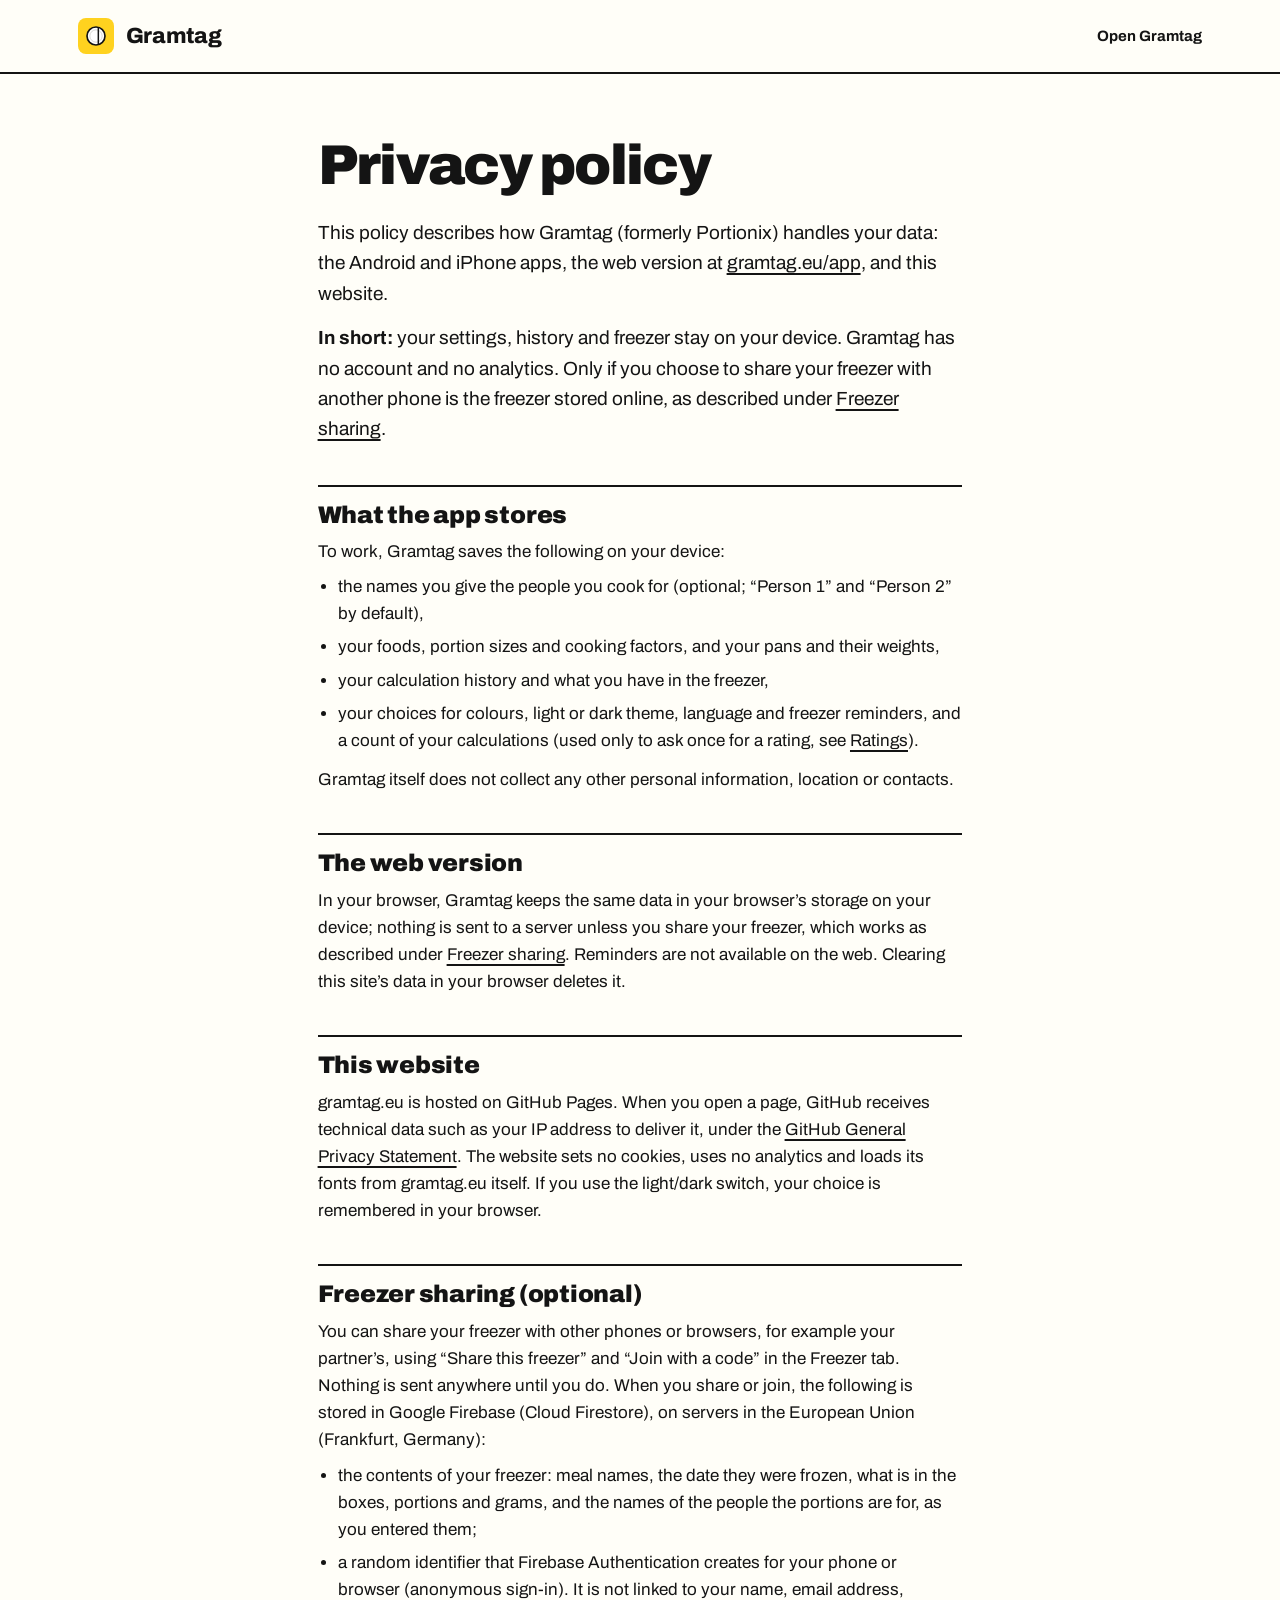
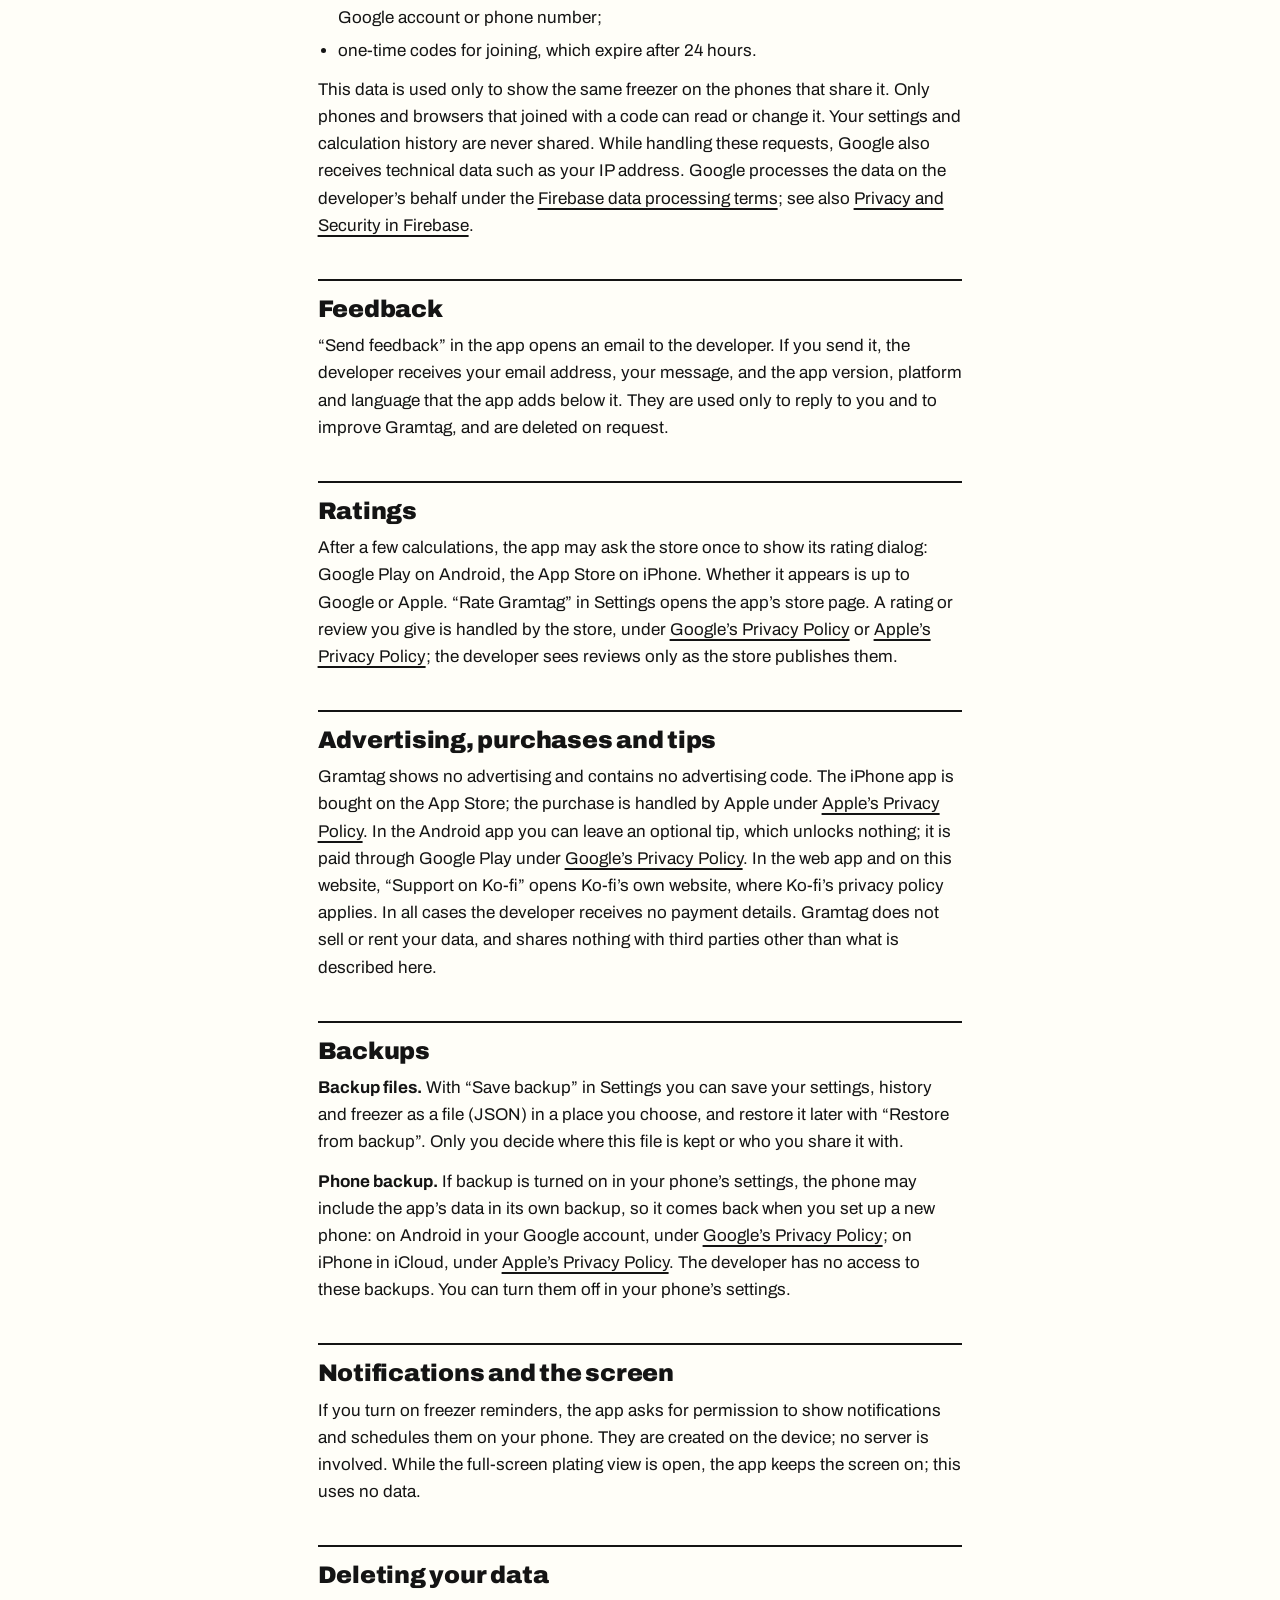
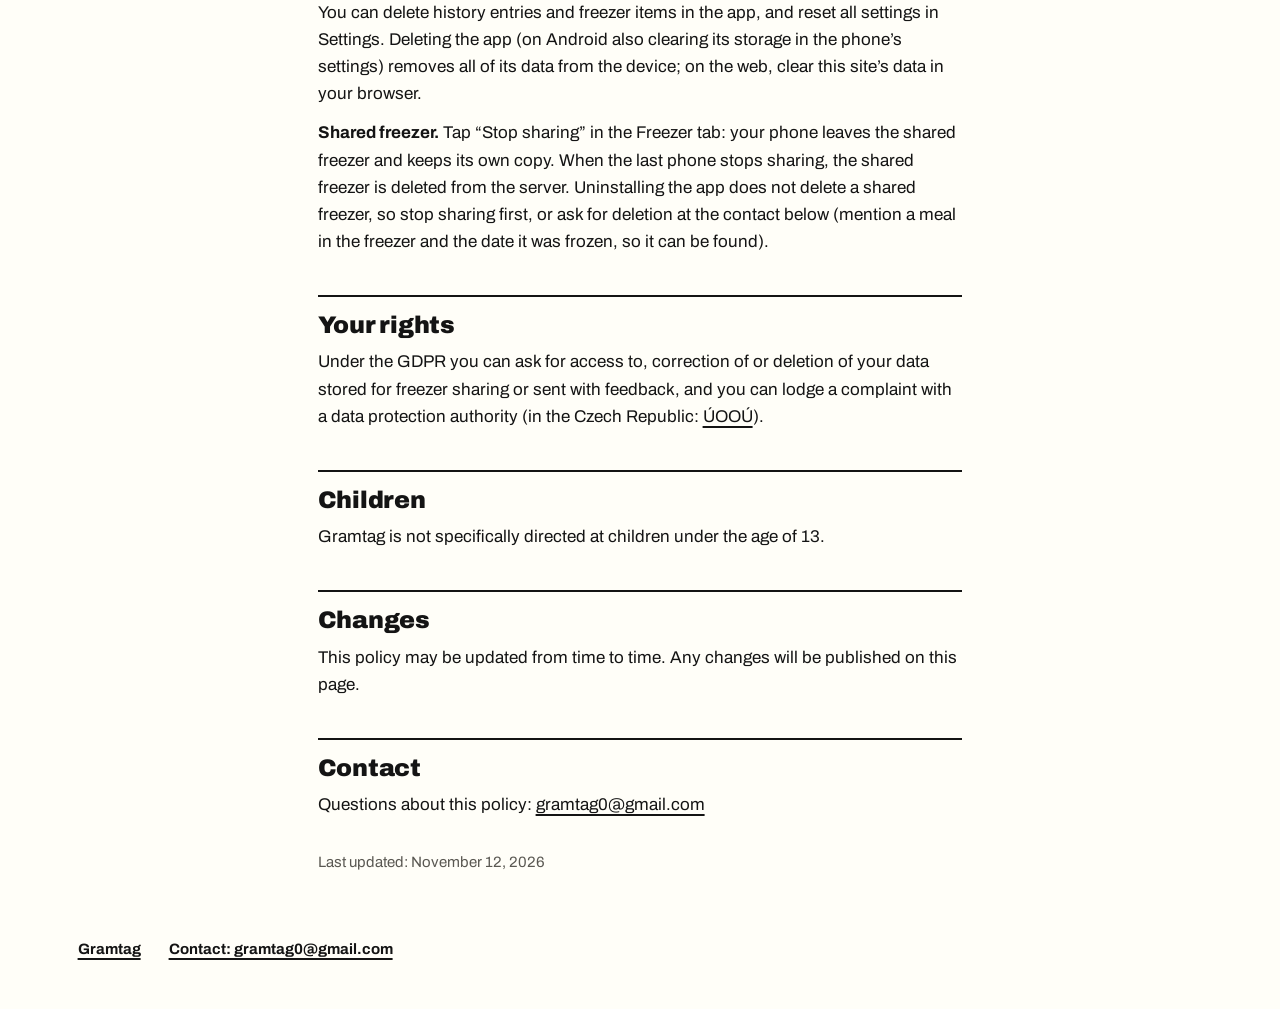
<file: privacy/index.html>
<!doctype html>
<html lang="en">
<head>
<meta charset="utf-8">
<meta name="viewport" content="width=device-width, initial-scale=1">
<title>Privacy policy – Gramtag</title>
<meta name="description" content="How Gramtag handles your data: everything stays on your device unless you share your freezer.">
<link rel="canonical" href="https://gramtag.eu/privacy/">
<meta name="theme-color" content="#FFFEF8" media="(prefers-color-scheme: light)">
<meta name="theme-color" content="#191812" media="(prefers-color-scheme: dark)">
<link rel="icon" type="image/png" href="/favicon.png">
<link rel="stylesheet" href="/site.css?v=29e31c1954">
<script>
  try { const theme = localStorage.getItem("theme"); if (theme) document.documentElement.dataset.theme = theme; } catch (e) {}
</script>
</head>
<body>
<header class="top">
  <div class="wrap">
    <a class="brand" href="/"><svg viewBox="0 0 108 108" aria-hidden="true"><rect width="108" height="108" fill="#FFD21F"/><circle cx="54" cy="54" r="27" fill="#FFFFFF" stroke="#141414" stroke-width="5"/><circle cx="54" cy="54" r="18.5" fill="none" stroke="#B9B7B0" stroke-width="1.6"/><line x1="61" y1="29.5" x2="61" y2="78.5" stroke="#141414" stroke-width="4.5"/></svg>Gramtag</a>
    <nav aria-label="Page">
      <ul class="links">
        <li class="keep"><a href="/app/">Open Gramtag</a></li>
      </ul>
    </nav>
  </div>
</header>
<main class="wrap prose">
<h1>Privacy policy</h1>

<p class="lead">This policy describes how Gramtag (formerly Portionix) handles your data: the Android and iPhone apps, the web version at <a href="/app/">gramtag.eu/app</a>, and this website.</p>
<p class="lead"><b>In short:</b> your settings, history and freezer stay on your device. Gramtag has no account and no analytics. Only if you choose to share your freezer with another phone is the freezer stored online, as described under <a href="#sharing">Freezer sharing</a>.</p>

<h2>What the app stores</h2>
<p>To work, Gramtag saves the following on your device:</p>
<ul>
<li>the names you give the people you cook for (optional; “Person 1” and “Person 2” by default),</li>
<li>your foods, portion sizes and cooking factors, and your pans and their weights,</li>
<li>your calculation history and what you have in the freezer,</li>
<li>your choices for colours, light or dark theme, language and freezer reminders, and a count of your calculations (used only to ask once for a rating, see <a href="#ratings">Ratings</a>).</li>
</ul>
<p>Gramtag itself does not collect any other personal information, location or contacts.</p>

<h2>The web version</h2>
<p>In your browser, Gramtag keeps the same data in your browser’s storage on your device; nothing is sent to a server unless you share your freezer, which works as described under <a href="#sharing">Freezer sharing</a>. Reminders are not available on the web. Clearing this site’s data in your browser deletes it.</p>

<h2>This website</h2>
<p>gramtag.eu is hosted on GitHub Pages. When you open a page, GitHub receives technical data such as your IP address to deliver it, under the <a href="https://docs.github.com/site-policy/privacy-policies/github-general-privacy-statement">GitHub General Privacy Statement</a>. The website sets no cookies, uses no analytics and loads its fonts from gramtag.eu itself. If you use the light/dark switch, your choice is remembered in your browser.</p>

<h2 id="sharing">Freezer sharing (optional)</h2>
<p>You can share your freezer with other phones or browsers, for example your partner’s, using “Share this freezer” and “Join with a code” in the Freezer tab. Nothing is sent anywhere until you do. When you share or join, the following is stored in Google Firebase (Cloud Firestore), on servers in the European Union (Frankfurt, Germany):</p>
<ul>
<li>the contents of your freezer: meal names, the date they were frozen, what is in the boxes, portions and grams, and the names of the people the portions are for, as you entered them;</li>
<li>a random identifier that Firebase Authentication creates for your phone or browser (anonymous sign-in). It is not linked to your name, email address, Google account or phone number;</li>
<li>one-time codes for joining, which expire after 24 hours.</li>
</ul>
<p>This data is used only to show the same freezer on the phones that share it. Only phones and browsers that joined with a code can read or change it. Your settings and calculation history are never shared. While handling these requests, Google also receives technical data such as your IP address. Google processes the data on the developer’s behalf under the <a href="https://firebase.google.com/terms/data-processing-terms">Firebase data processing terms</a>; see also <a href="https://firebase.google.com/support/privacy">Privacy and Security in Firebase</a>.</p>

<h2>Feedback</h2>
<p>“Send feedback” in the app opens an email to the developer. If you send it, the developer receives your email address, your message, and the app version, platform and language that the app adds below it. They are used only to reply to you and to improve Gramtag, and are deleted on request.</p>

<h2 id="ratings">Ratings</h2>
<p>After a few calculations, the app may ask the store once to show its rating dialog: Google Play on Android, the App Store on iPhone. Whether it appears is up to Google or Apple. “Rate Gramtag” in Settings opens the app’s store page. A rating or review you give is handled by the store, under <a href="https://policies.google.com/privacy">Google’s Privacy Policy</a> or <a href="https://www.apple.com/legal/privacy/">Apple’s Privacy Policy</a>; the developer sees reviews only as the store publishes them.</p>

<h2>Advertising, purchases and tips</h2>
<p>Gramtag shows no advertising and contains no advertising code. The iPhone app is bought on the App Store; the purchase is handled by Apple under <a href="https://www.apple.com/legal/privacy/">Apple’s Privacy Policy</a>. In the Android app you can leave an optional tip, which unlocks nothing; it is paid through Google Play under <a href="https://policies.google.com/privacy">Google’s Privacy Policy</a>. In the web app and on this website, “Support on Ko-fi” opens Ko-fi’s own website, where Ko-fi’s privacy policy applies. In all cases the developer receives no payment details. Gramtag does not sell or rent your data, and shares nothing with third parties other than what is described here.</p>

<h2>Backups</h2>
<p><b>Backup files.</b> With “Save backup” in Settings you can save your settings, history and freezer as a file (JSON) in a place you choose, and restore it later with “Restore from backup”. Only you decide where this file is kept or who you share it with.</p>
<p><b>Phone backup.</b> If backup is turned on in your phone’s settings, the phone may include the app’s data in its own backup, so it comes back when you set up a new phone: on Android in your Google account, under <a href="https://policies.google.com/privacy">Google’s Privacy Policy</a>; on iPhone in iCloud, under <a href="https://www.apple.com/legal/privacy/">Apple’s Privacy Policy</a>. The developer has no access to these backups. You can turn them off in your phone’s settings.</p>

<h2>Notifications and the screen</h2>
<p>If you turn on freezer reminders, the app asks for permission to show notifications and schedules them on your phone. They are created on the device; no server is involved. While the full-screen plating view is open, the app keeps the screen on; this uses no data.</p>

<h2>Deleting your data</h2>
<p>You can delete history entries and freezer items in the app, and reset all settings in Settings. Deleting the app (on Android also clearing its storage in the phone’s settings) removes all of its data from the device; on the web, clear this site’s data in your browser.</p>
<p><b>Shared freezer.</b> Tap “Stop sharing” in the Freezer tab: your phone leaves the shared freezer and keeps its own copy. When the last phone stops sharing, the shared freezer is deleted from the server. Uninstalling the app does not delete a shared freezer, so stop sharing first, or ask for deletion at the contact below (mention a meal in the freezer and the date it was frozen, so it can be found).</p>

<h2>Your rights</h2>
<p>Under the GDPR you can ask for access to, correction of or deletion of your data stored for freezer sharing or sent with feedback, and you can lodge a complaint with a data protection authority (in the Czech Republic: <a href="https://uoou.gov.cz">ÚOOÚ</a>).</p>

<h2>Children</h2>
<p>Gramtag is not specifically directed at children under the age of 13.</p>

<h2>Changes</h2>
<p>This policy may be updated from time to time. Any changes will be published on this page.</p>

<h2>Contact</h2>
<p>Questions about this policy: <a href="mailto:gramtag0@gmail.com">gramtag0@gmail.com</a></p>
<p class="updated">Last updated: November 12, 2026</p>

</main>
<footer>
  <div class="wrap">
    <ul>
      <li><a href="/">Gramtag</a></li>
      <li><a href="mailto:gramtag0@gmail.com">Contact: gramtag0@gmail.com</a></li>
    </ul>
  </div>
</footer>
</body>
</html>
</file>
<file: site.css>
/* gramtag.eu: the shelf. One ink on shelf ground, bin wells, and the plate
   tags in Price-Tag Yellow, which prints only on results (see DESIGN.md). */

@font-face { font-family: Archivo; font-weight: 400; font-display: swap; src: url(/fonts/archivo-regular.woff2) format("woff2"); }
@font-face { font-family: Archivo; font-weight: 600; font-display: swap; src: url(/fonts/archivo-semibold.woff2) format("woff2"); }
@font-face { font-family: Archivo; font-weight: 700; font-display: swap; src: url(/fonts/archivo-bold.woff2) format("woff2"); }
@font-face { font-family: Archivo; font-weight: 800; font-display: swap; src: url(/fonts/archivo-extrabold.woff2) format("woff2"); }
@font-face { font-family: Archivo; font-weight: 900; font-display: swap; src: url(/fonts/archivo-black.woff2) format("woff2"); }
@font-face { font-family: "Archivo Condensed"; font-weight: 700; font-display: swap; src: url(/fonts/archivo-condensedbold.woff2) format("woff2"); }
@font-face { font-family: "Archivo Condensed"; font-weight: 900; font-display: swap; src: url(/fonts/archivo-condensedblack.woff2) format("woff2"); }

:root {
  --ground: #FFFEF8;
  --ink: #141414;
  --muted: #5A5852;
  --well: #F2EAC9;
  --hairline: #E4D69E;
  --rule: #141414;
  --tag: #FFD21F;
  --on-tag: #141414;
  --sale: #D3141A;
  --on-sale: #FFFFFF;
  --shadow: 0 2px 8px rgba(0, 0, 0, .18);
  --gutter: clamp(20px, 4.5vw, 64px);
  --max: 1240px;
  color-scheme: light;
}

/* Dark: the device's choice unless the visitor picked light, or picked dark. */
@media (prefers-color-scheme: dark) {
  :root:not([data-theme="light"]) {
    --ground: #191812;
    --ink: #F2F1EC;
    --muted: #ADABA4;
    --well: #353224;
    --hairline: #564E33;
    --rule: #8F8D86;
    --sale: #FF5D52;
    --on-sale: #141414;
    --shadow: 0 2px 10px rgba(0, 0, 0, .55);
    color-scheme: dark;
  }
}
:root[data-theme="dark"] {
  --ground: #191812;
  --ink: #F2F1EC;
  --muted: #ADABA4;
  --well: #353224;
  --hairline: #564E33;
  --rule: #8F8D86;
  --sale: #FF5D52;
  --on-sale: #141414;
  --shadow: 0 2px 10px rgba(0, 0, 0, .55);
  color-scheme: dark;
}

* { box-sizing: border-box; margin: 0; padding: 0; }

html { scroll-behavior: smooth; scrollbar-color: var(--muted) var(--ground); }
@media (prefers-reduced-motion: reduce) { html { scroll-behavior: auto; } }

body {
  background: var(--ground);
  color: var(--ink);
  font: 400 17px/1.5 Archivo, system-ui, sans-serif;
  -webkit-font-smoothing: antialiased;
  text-rendering: optimizeLegibility;
}

::selection { background: var(--ink); color: var(--ground); }

a { color: inherit; text-decoration-thickness: 2px; text-underline-offset: 4px; }
:focus-visible { outline: 3px solid var(--ink); outline-offset: 3px; border-radius: 4px; }

.num {
  font-family: "Archivo Condensed", Archivo, sans-serif;
  font-weight: 900;
  font-variant-numeric: tabular-nums lining-nums;
  letter-spacing: -.5px;
}
.unit { font-family: Archivo, sans-serif; font-weight: 700; letter-spacing: 0; }

.wrap { max-width: var(--max); margin: 0 auto; padding: 0 var(--gutter); }

/* --- Top bar: the app bar, closed by the 2 px rule. -------------------- */

.top { border-bottom: 2px solid var(--rule); }
.top .wrap { display: flex; align-items: center; justify-content: space-between; height: 72px; gap: 24px; }
.brand { display: flex; align-items: center; gap: 12px; font-weight: 800; font-size: 22px; letter-spacing: -.3px; text-decoration: none; }
.brand svg { width: 36px; height: 36px; border-radius: 8px; flex: none; }
.links { display: flex; align-items: center; gap: 24px; list-style: none; font-weight: 700; font-size: 15px; }
.links a { text-decoration: none; padding: 12px 0; }
.links a:hover { text-decoration: underline; }
.theme {
  width: 48px; height: 48px; border: 0; border-radius: 8px; background: transparent; color: var(--ink);
  display: grid; place-items: center; cursor: pointer;
}
.theme:hover { background: var(--well); }
.theme svg { width: 22px; height: 22px; }
.theme .sun { display: none; }
:root[data-theme="dark"] .theme .sun { display: block; }
:root[data-theme="dark"] .theme .moon { display: none; }
@media (prefers-color-scheme: dark) {
  :root:not([data-theme="light"]) .theme .sun { display: block; }
  :root:not([data-theme="light"]) .theme .moon { display: none; }
}
.kofi { display: inline-flex; align-items: center; gap: 6px; }
.kofi svg { width: 20px; height: 20px; flex: none; }
.lang { border: 1.5px solid var(--ink); border-radius: 8px; padding: 8px 12px !important; }
.lang .short { display: none; }
.lang:hover { background: var(--ink); color: var(--ground); text-decoration: none !important; }

/* --- Buttons: ink, square-shouldered, 56 px main action. ---------------- */

.btn {
  display: inline-flex; align-items: center; justify-content: center; gap: 10px;
  min-height: 56px; padding: 0 26px; border-radius: 8px;
  font: 700 17px/1.2 Archivo, sans-serif; text-decoration: none; text-align: center;
  transition: transform .15s cubic-bezier(.2, .8, .2, 1), background-color .15s;
}
.btn:active { transform: translateY(1px); }
.btn-ink { background: var(--ink); color: var(--ground); border: 2px solid var(--ink); }
.btn-ink:hover { background: color-mix(in srgb, var(--ink) 86%, var(--ground)); }
.btn-out { border: 2px solid var(--ink); color: var(--ink); background: var(--ground); }
.btn-out:hover { background: var(--well); }
.btn svg { width: 20px; height: 20px; flex: none; }

/* --- Hero: the headline over the shelf rail with tags hanging off it. --- */

.hero { padding-top: clamp(40px, 7vh, 72px); }
.hero-copy { padding-right: 400px; }
.hero h1 {
  font-weight: 900; font-size: clamp(44px, 5.2vw, 76px); line-height: .98;
  letter-spacing: -.03em; max-width: 15ch; text-wrap: balance;
}
.hero .sub { font-size: clamp(18px, 1.6vw, 21px); line-height: 1.45; max-width: 36em; margin: 22px 0 30px; text-wrap: pretty; }
.ctas { display: flex; flex-wrap: wrap; gap: 14px; }
.small-print { margin-top: 14px; font-size: 14px; font-weight: 700; color: var(--muted); }

.shelf { position: relative; margin-top: clamp(40px, 6vh, 64px); }
.rail { height: 14px; background: var(--rule); }
.lip { background: var(--well); border-bottom: 2px solid var(--rule); }
.lip .wrap { position: relative; display: flex; align-items: flex-start; gap: 24px; padding-bottom: 40px; min-height: 120px; }

/* A tag hangs on a short ink string from the rail. */
.hanging { position: relative; padding-top: 26px; transform-origin: 50% 0; }
.hanging::before { content: ""; position: absolute; top: 0; left: 50%; width: 2px; height: 26px; background: var(--rule); }

.tag {
  position: relative; background: var(--tag); color: var(--on-tag);
  border-radius: 6px; box-shadow: var(--shadow); padding: 14px 18px 18px;
}
.tag::after { /* the punched hole, showing the shelf behind */
  content: ""; position: absolute; top: 12px; right: 12px;
  width: 10px; height: 10px; border-radius: 50%; background: var(--well);
}
.tag .who { font-weight: 800; font-size: 16px; letter-spacing: .8px; text-transform: uppercase; }
.tag .portions { font-size: 13px; margin: 2px 0 10px; }
.tag hr { border: 0; border-top: 1.5px solid var(--on-tag); margin-bottom: 10px; }
.plate { width: clamp(150px, 19.5vw, 280px); }
.plate .grams { font-size: clamp(44px, 4.6vw, 66px); line-height: .95; display: block; }
.plate .grams .unit { font-size: .4em; margin-left: .12em; }
.plate .food { font-weight: 600; font-size: 15px; margin: 3px 0 12px; }
.plate .food:last-child { margin-bottom: 0; }

/* Shelf labels: the quieter tags, printed in ink on the ground. */
.label-tag {
  width: 230px; margin-top: 54px; background: var(--ground); border: 1.5px solid var(--ink);
  border-radius: 6px; padding: 14px 16px 16px; position: relative;
}
.label-tag::after {
  content: ""; position: absolute; top: 12px; right: 12px;
  width: 9px; height: 9px; border-radius: 50%; background: var(--well); border: 1.5px solid var(--ink);
}
.label-tag b { display: block; font-size: 16px; margin-bottom: 6px; }
.label-tag p { font-size: 14px; line-height: 1.35; }
.label-tag .big { font-size: 42px; line-height: 1; display: block; margin-bottom: 4px; }
.stripe {
  display: inline-block; background: var(--sale); color: var(--on-sale);
  font-weight: 800; font-size: 11px; letter-spacing: .8px; padding: 3px 8px; border-radius: 4px; margin-bottom: 8px;
}

/* The example control on the shelf lip: change the cooked weight. */
.try {
  position: absolute; right: var(--gutter); bottom: calc(100% + 14px); width: 340px;
  background: var(--well); border-radius: 8px 8px 0 0; padding: 18px 18px 16px;
}
.try p { font-size: 14px; line-height: 1.4; color: var(--ink); margin-bottom: 10px; }
.try .muted { color: var(--muted); font-size: 13px; margin: 10px 0 0; }
.stepper { display: flex; align-items: center; gap: 6px; margin-top: 8px; }
.stepper .name { font-weight: 700; font-size: 14px; width: 92px; }
.stepper button {
  width: 48px; height: 48px; border: 0; border-radius: 8px; background: transparent; color: var(--ink);
  display: grid; place-items: center; cursor: pointer;
}
.stepper button svg { width: 24px; height: 24px; }
.stepper button:hover { background: color-mix(in srgb, var(--ink) 8%, transparent); }
.stepper output {
  flex: 1; min-width: 92px; height: 48px; border-radius: 8px; background: var(--ground);
  display: flex; align-items: baseline; justify-content: center; padding-top: 8px;
  font-size: 24px;
}
.stepper output .unit { font-size: 13px; margin-left: 3px; }

@media (prefers-reduced-motion: no-preference) {
  .grams.reprint, output.reprint { animation: reprint 90ms linear; }
  @keyframes reprint { from { opacity: .2; transform: translateY(3px); } }
  .hanging { animation: hang 900ms cubic-bezier(.16, 1, .3, 1) both; }
  .hanging:nth-child(2) { animation-delay: 70ms; }
  .hanging:nth-child(3) { animation-delay: 140ms; }
  .hanging:nth-child(4) { animation-delay: 210ms; }
  @keyframes hang {
    0% { transform: rotate(-5deg); }
    45% { transform: rotate(2.5deg); }
    75% { transform: rotate(-1deg); }
    100% { transform: rotate(0); }
  }
}

/* --- Ruled sections. ----------------------------------------------------- */

section { padding: clamp(56px, 8vw, 104px) 0 0; }
.ruled { border-top: 2px solid var(--rule); padding-top: 18px; }
.close .ruled { display: flex; align-items: flex-end; justify-content: space-between; gap: 32px; flex-wrap: wrap; }
h2 { font-weight: 900; font-size: clamp(32px, 3.6vw, 48px); line-height: 1.05; letter-spacing: -.025em; max-width: 18ch; text-wrap: balance; }
.lead { font-size: 19px; line-height: 1.5; max-width: 38em; margin-top: 14px; color: var(--ink); }

.steps { list-style: none; display: grid; grid-template-columns: repeat(3, 1fr); margin-top: 40px; border-top: 1px solid var(--hairline); }
.steps li { padding: 24px 28px 8px 0; }
.steps li + li { border-left: 1px solid var(--hairline); padding-left: 28px; }
.steps .n { font-size: 64px; line-height: .9; display: block; margin-bottom: 14px; }
.steps h3 { font-size: 21px; font-weight: 800; letter-spacing: -.2px; margin-bottom: 6px; }
.steps p { font-size: 16px; line-height: 1.5; max-width: 30em; }

/* Screenshots standing on one shelf board, each with its shelf label. */
.goods { --pad: clamp(10px, 1.6vw, 22px); margin-top: 40px; }
.goods ul {
  list-style: none; display: flex; align-items: flex-start; overflow-x: auto; scroll-snap-type: x mandatory;
  max-width: var(--max); margin: 0 auto; padding: 0 calc(var(--gutter) - var(--pad)); scrollbar-width: thin;
}
.goods li { flex: 0 0 auto; padding: 0 var(--pad); scroll-snap-align: start; }
.goods .stand { margin: 0 calc(-1 * var(--pad)); padding: 0 var(--pad); border-bottom: 14px solid var(--rule); }
.goods img {
  display: block; width: clamp(180px, calc((min(100vw, var(--max)) - 2 * var(--gutter) + 2 * var(--pad)) / 4 - 2 * var(--pad)), 250px); height: auto; aspect-ratio: 1 / 2;
  border-radius: 16px 16px 0 0; border: 2px solid var(--ink); border-bottom: 0; background: var(--well);
}
.goods .shelf-label { margin-top: 14px; font-weight: 800; font-size: 15px; }
.goods .shelf-label span { display: block; font-weight: 400; font-size: 14px; color: var(--muted); max-width: 22ch; }

/* What it keeps: ruled rows, like the app's Settings groups. */
.keeps { list-style: none; margin-top: 36px; }
.keeps li { display: grid; grid-template-columns: 240px 1fr 220px; gap: 32px; align-items: start; padding: 26px 0; border-top: 1px solid var(--hairline); }
.keeps li:last-child { border-bottom: 1px solid var(--hairline); }
.keeps h3 { font-size: 22px; font-weight: 800; letter-spacing: -.2px; }
.keeps p { font-size: 17px; line-height: 1.5; max-width: 34em; }
.keeps .fact { justify-self: end; text-align: right; font-size: 14px; color: var(--muted); }
.keeps .fact .num { display: block; font-size: 38px; line-height: 1; color: var(--ink); }

/* Questions: each one opens in place, ruled like the lists above. */
.faq { margin-top: 28px; border-bottom: 1px solid var(--hairline); }
.faq details { border-top: 1px solid var(--hairline); }
.faq summary {
  list-style: none; cursor: pointer; display: flex; justify-content: space-between; gap: 24px;
  padding: 20px 0; font-size: 19px; font-weight: 800; letter-spacing: -.2px;
}
.faq summary::-webkit-details-marker { display: none; }
/* A drawn plus, the same 2 px line as the icons; open, it loses its upright. */
.faq summary::after {
  content: ""; flex: none; width: 18px; height: 18px; margin-top: 4px;
  background:
    linear-gradient(var(--ink), var(--ink)) center / 18px 2px no-repeat,
    linear-gradient(var(--ink), var(--ink)) center / 2px 18px no-repeat;
}
.faq details[open] summary::after {
  background: linear-gradient(var(--ink), var(--ink)) center / 18px 2px no-repeat;
}
.faq p { padding: 0 0 22px; font-size: 17px; line-height: 1.55; max-width: 62ch; }

/* Privacy: plain statements under the rule. */
.promises { list-style: none; display: grid; grid-template-columns: repeat(2, 1fr); gap: 0 48px; margin-top: 32px; }
.promises li { padding: 18px 0; border-top: 1px solid var(--hairline); font-size: 18px; line-height: 1.45; }
.promises li b { display: block; font-size: 19px; font-weight: 800; }
.privacy-link { display: inline-block; margin-top: 24px; font-weight: 700; }

/* The closing shelf. */
.close { padding-bottom: 0; }
.close h2 { max-width: 14ch; }
.close .shelf { margin-top: 48px; }

footer { padding: 32px 0 48px; font-size: 15px; }
footer .wrap { display: flex; flex-wrap: wrap; gap: 12px 32px; justify-content: space-between; }
footer ul { list-style: none; display: flex; flex-wrap: wrap; gap: 8px 28px; font-weight: 700; }
footer p { color: var(--muted); max-width: 52em; }

/* The privacy policy: a page to read. */
.prose { max-width: 760px; padding-top: clamp(32px, 6vw, 64px); padding-bottom: 32px; }
.prose h1 { font-weight: 900; font-size: clamp(36px, 4.4vw, 56px); line-height: 1; letter-spacing: -.03em; margin-bottom: 24px; }
.prose h2 { font-size: 24px; letter-spacing: -.01em; max-width: none; margin: 40px 0 10px; padding-top: 16px; border-top: 2px solid var(--rule); }
.prose p, .prose li { font-size: 17px; line-height: 1.6; max-width: 68ch; }
.prose p + p { margin-top: 12px; }
.prose ul { margin: 8px 0 12px 1.2em; }
.prose li + li { margin-top: 6px; }
.prose .lead { font-size: 19px; margin-bottom: 14px; }
.prose .updated { margin-top: 32px; color: var(--muted); font-size: 15px; }

/* --- Narrower screens. ---------------------------------------------------- */

@media (max-width: 1080px) {
  .hero-copy { padding-right: 340px; }
  .try { width: 300px; }
  .hanging.info { display: none; }
  .keeps li { grid-template-columns: 1fr; gap: 8px; }
  .keeps .fact { justify-self: start; text-align: left; }
}

@media (max-width: 760px) {
  body { font-size: 16px; }
  .links li:not(.keep) { display: none; }
  .links { gap: 12px; }
  .kofi { min-width: 44px; justify-content: center; }
  .kofi span, .lang .long { display: none; }
  .lang .short { display: inline; }
  .top .wrap { height: 64px; }
  .brand { font-size: 20px; }
  .ctas .btn { flex: 1 1 100%; }
  .lip .wrap { flex-wrap: wrap; gap: 12px; padding-bottom: 28px; }
  .lip .hanging { flex: 1 1 0; }
  .plate { width: auto; padding: 12px 14px 14px; }
  .plate .grams { font-size: 46px; }
  .tag .who { font-size: 14px; }
  .hero-copy { padding-right: 0; }
  .try { position: static; width: auto; flex: 1 1 100%; margin-top: 8px; border-radius: 8px; background: var(--ground); }
  .try .stepper output { background: var(--well); }
  .steps { grid-template-columns: 1fr; }
  .steps li, .steps li + li { border-left: 0; padding: 20px 0 4px; border-top: 1px solid var(--hairline); }
  .steps li:first-child { border-top: 0; }
  .promises { grid-template-columns: 1fr; }
  .goods img { width: 58vw; max-width: 230px; }
}
</file>
